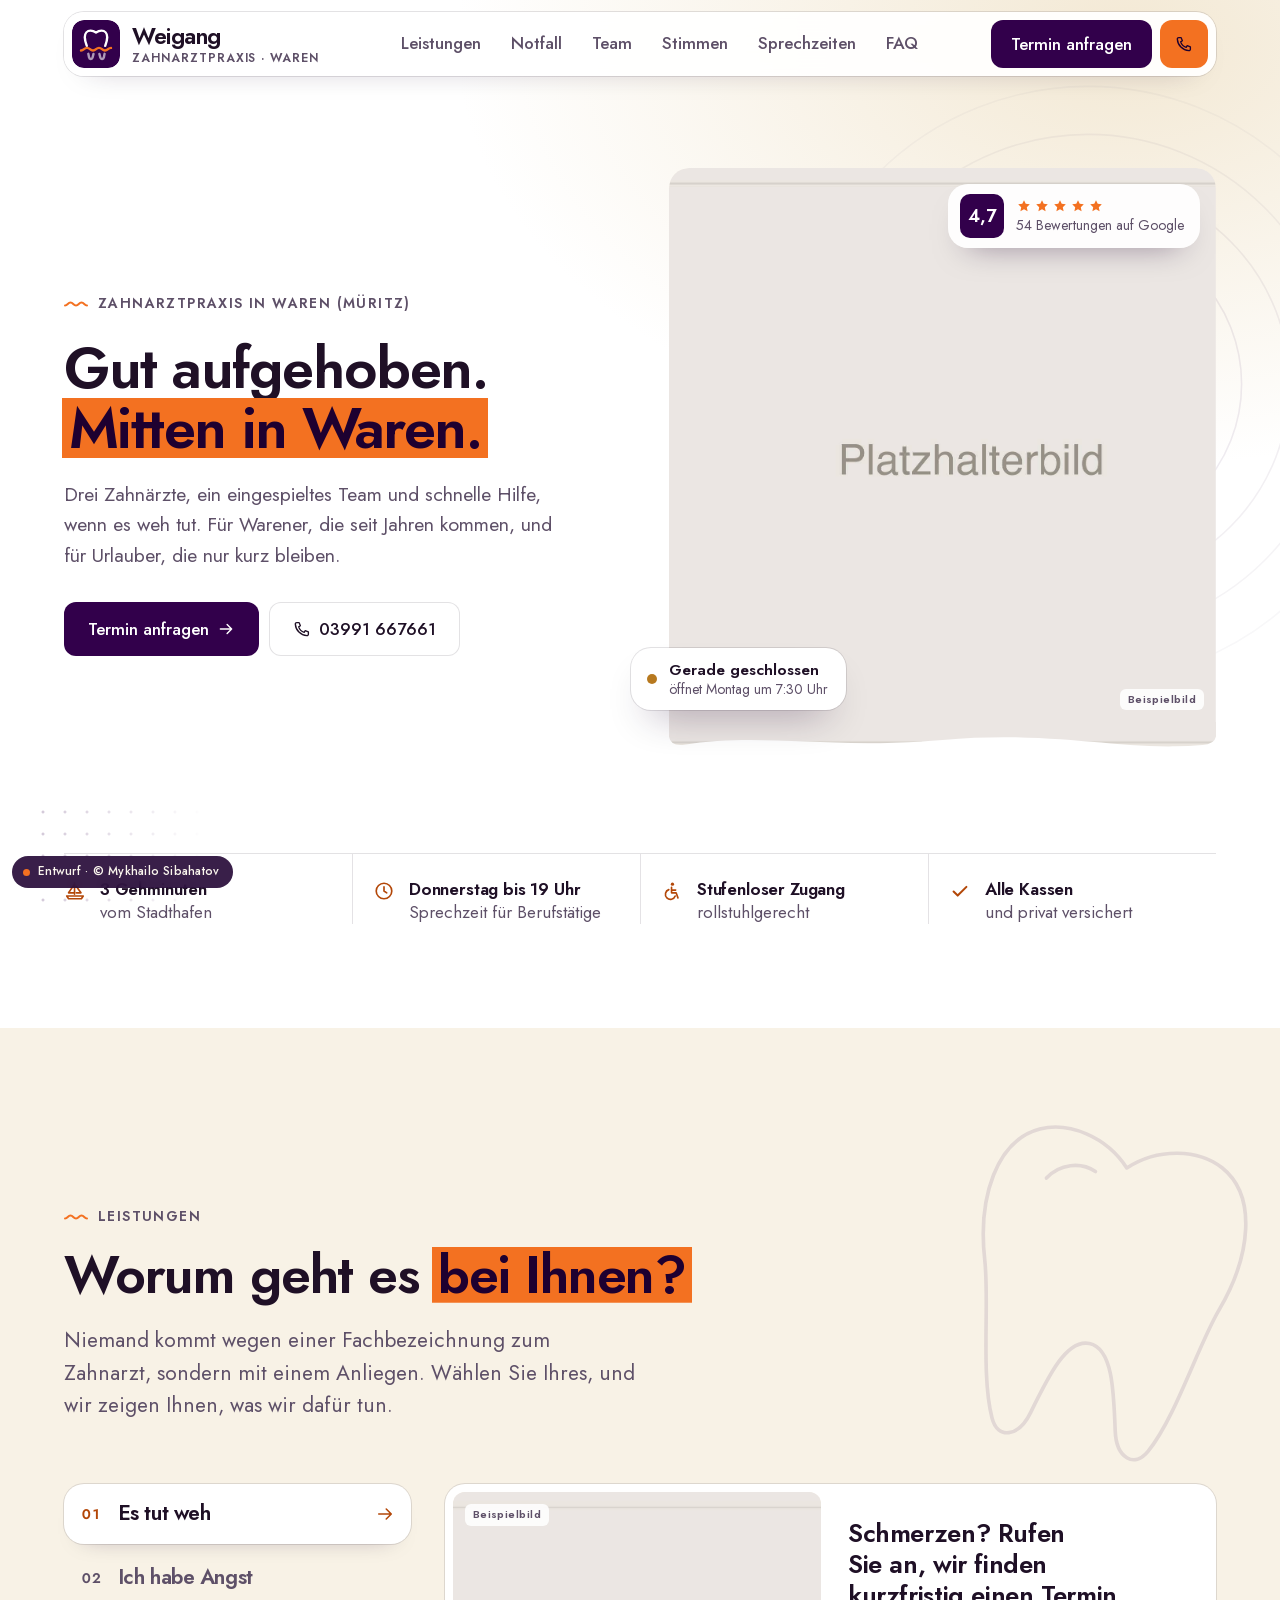
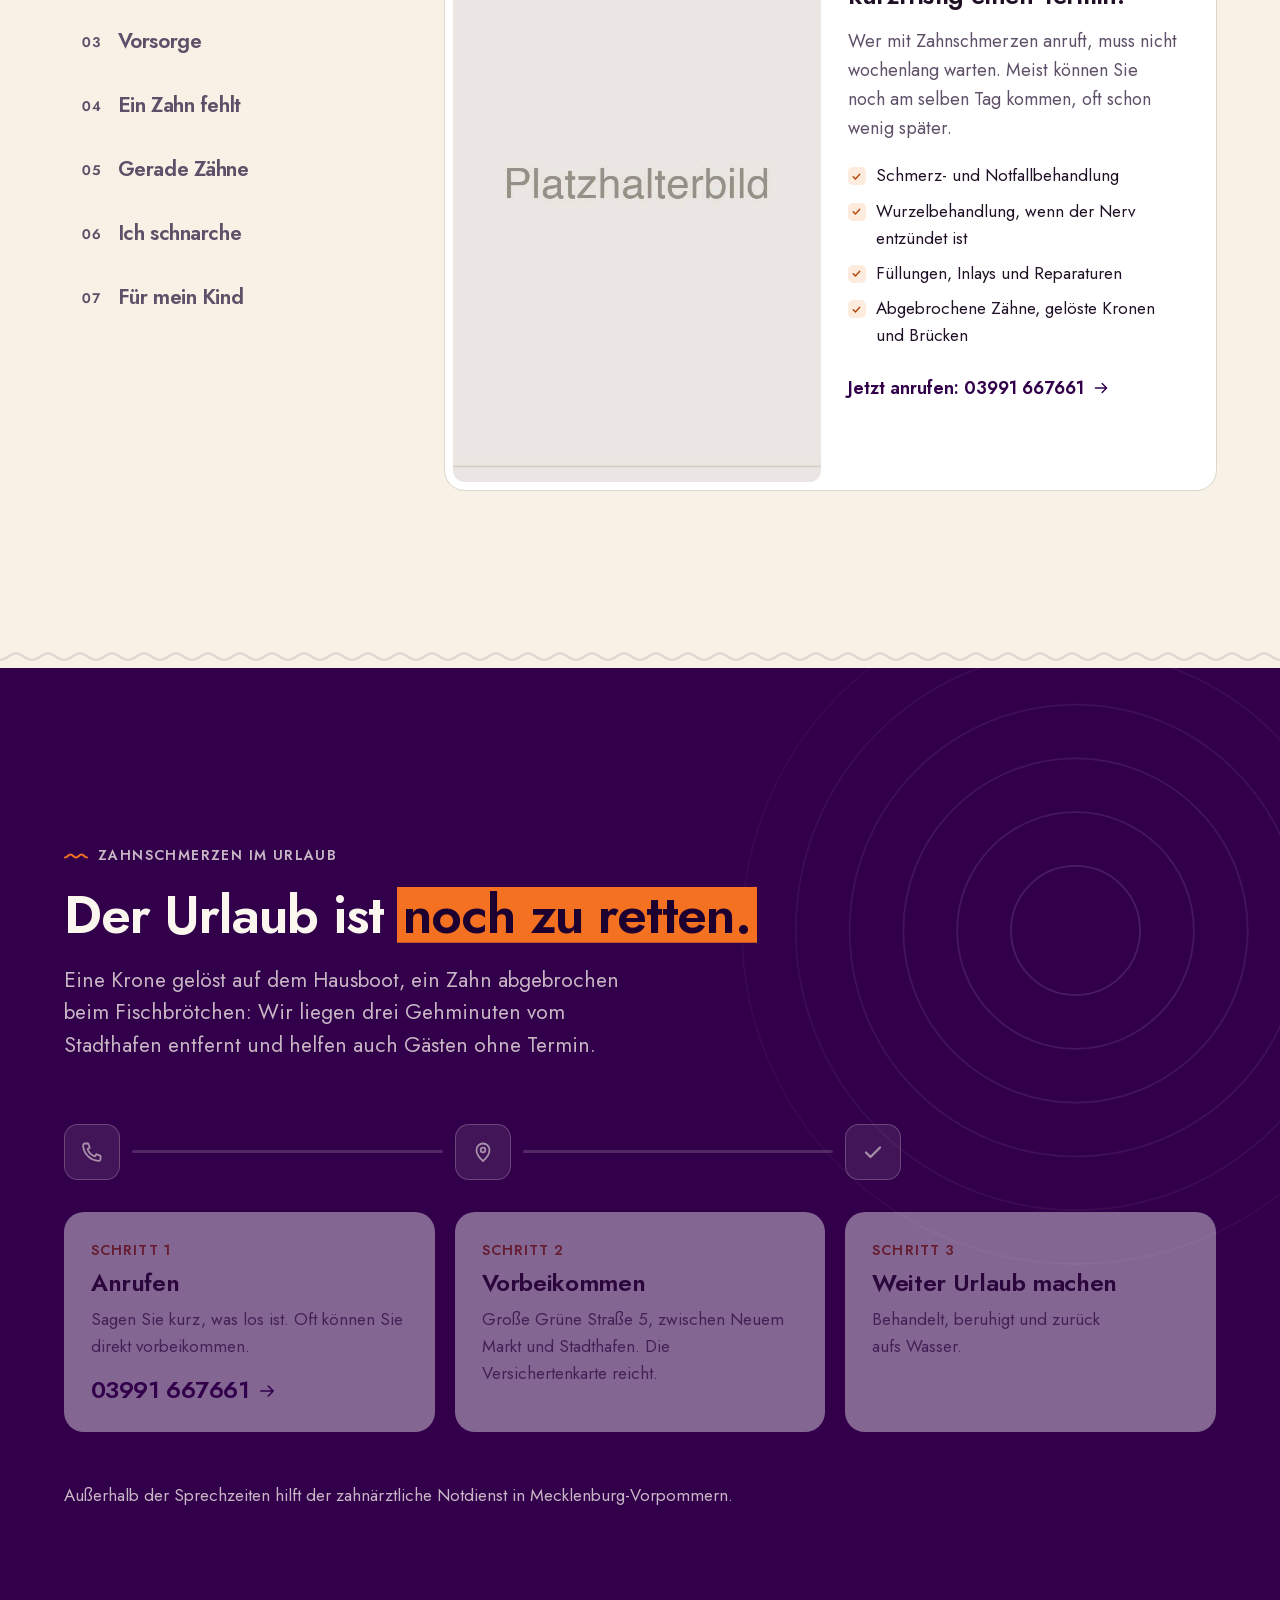
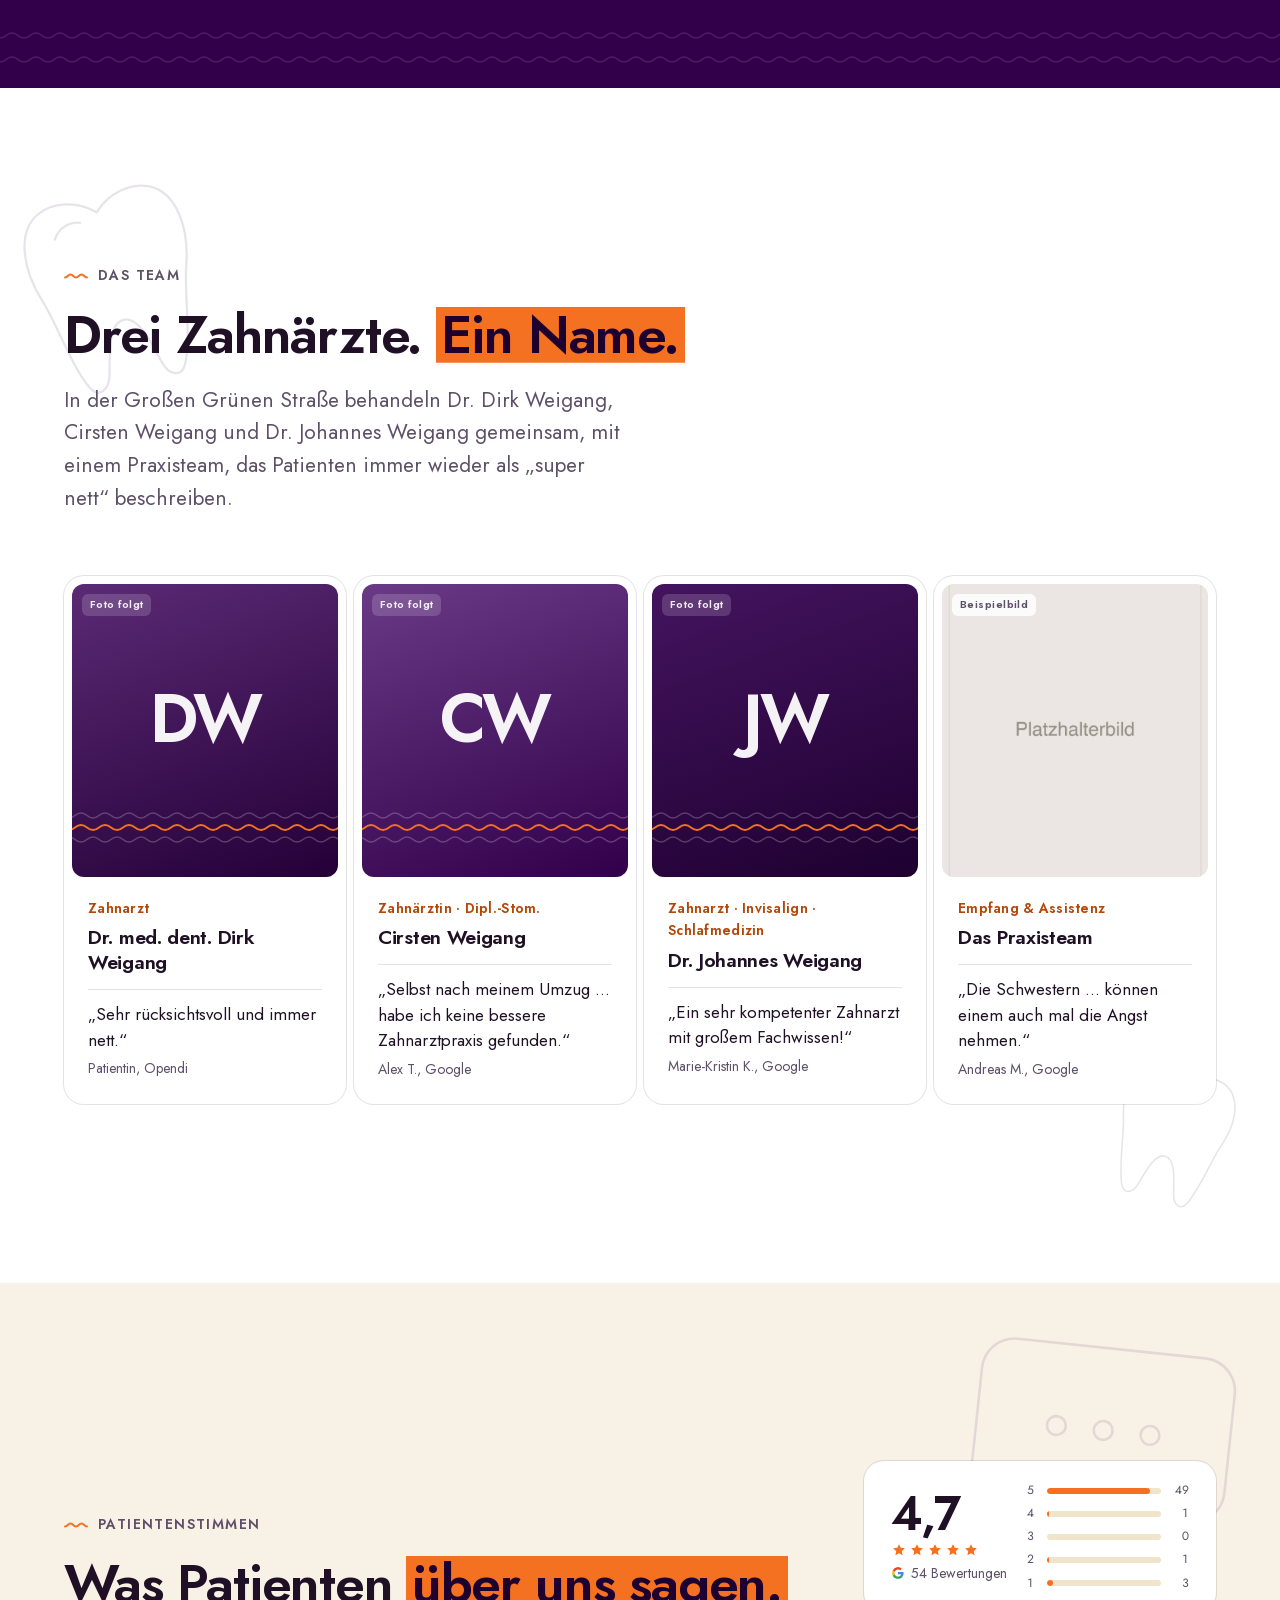
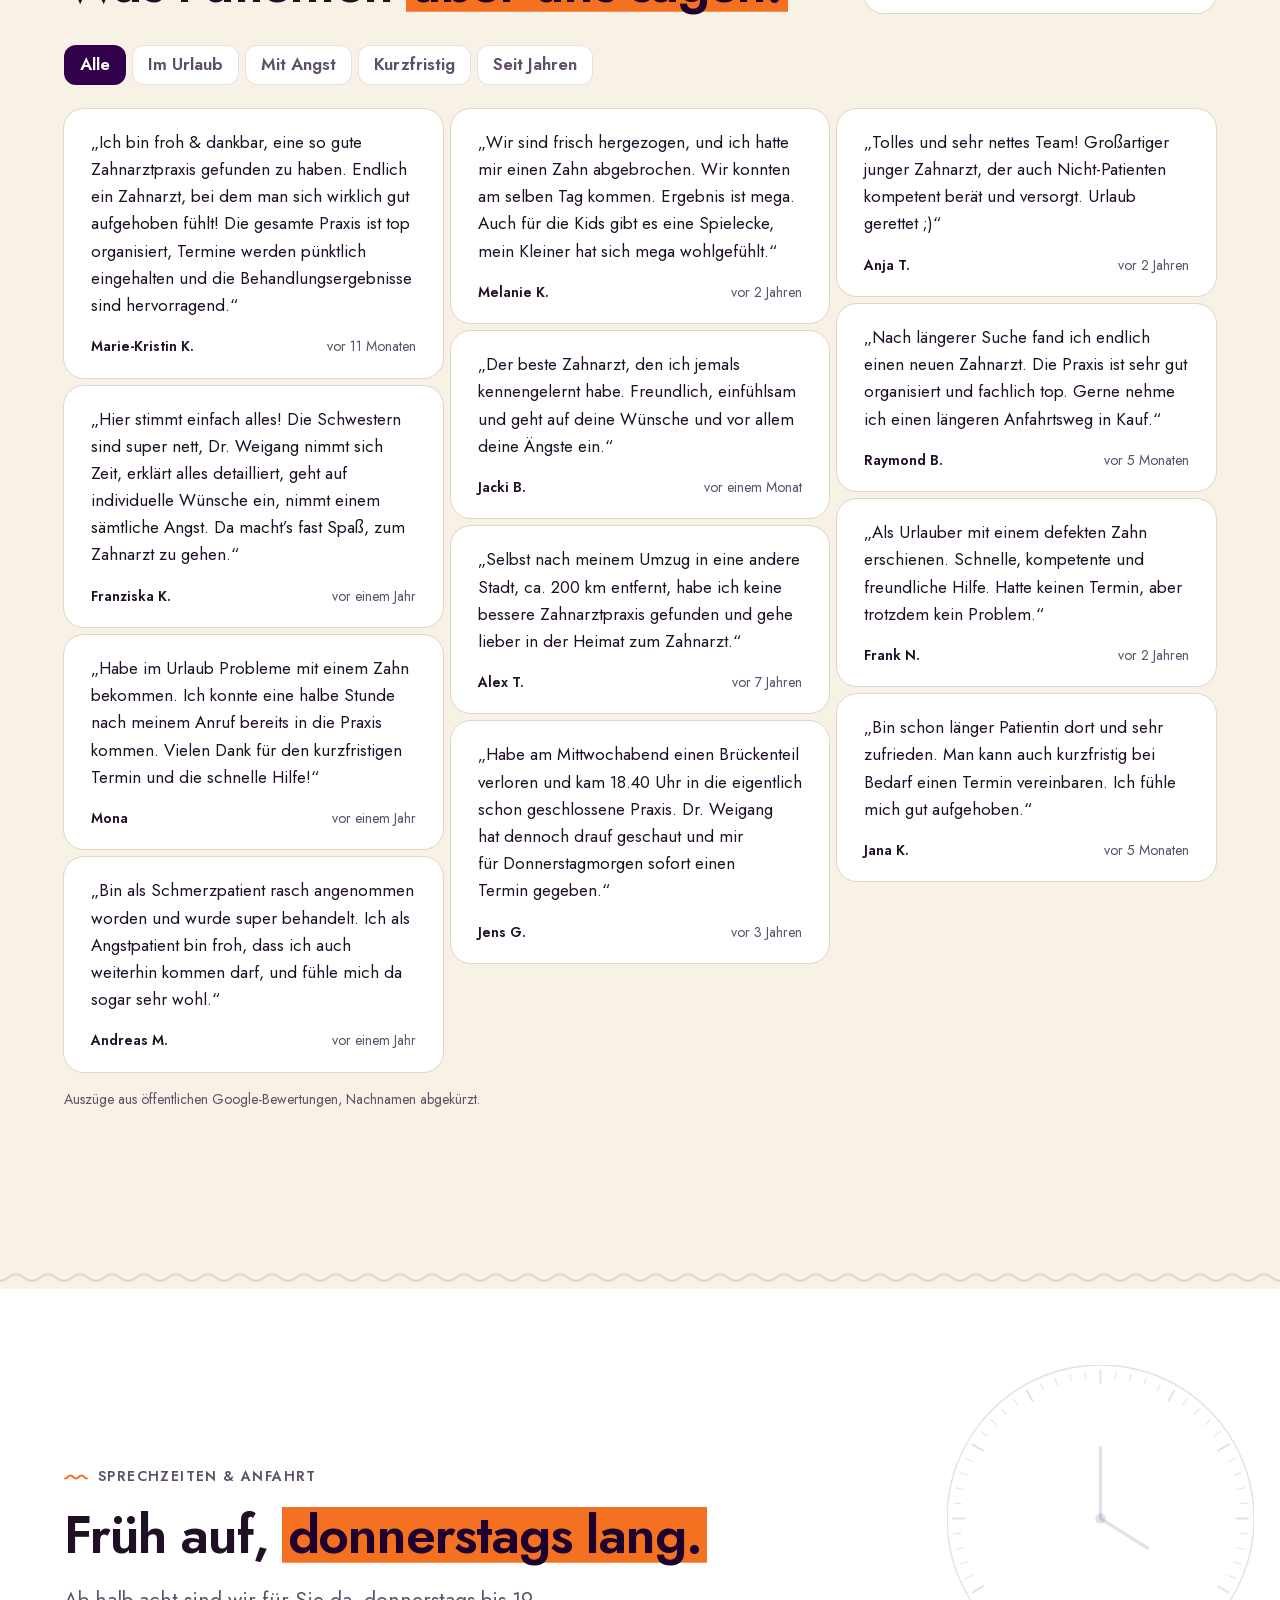
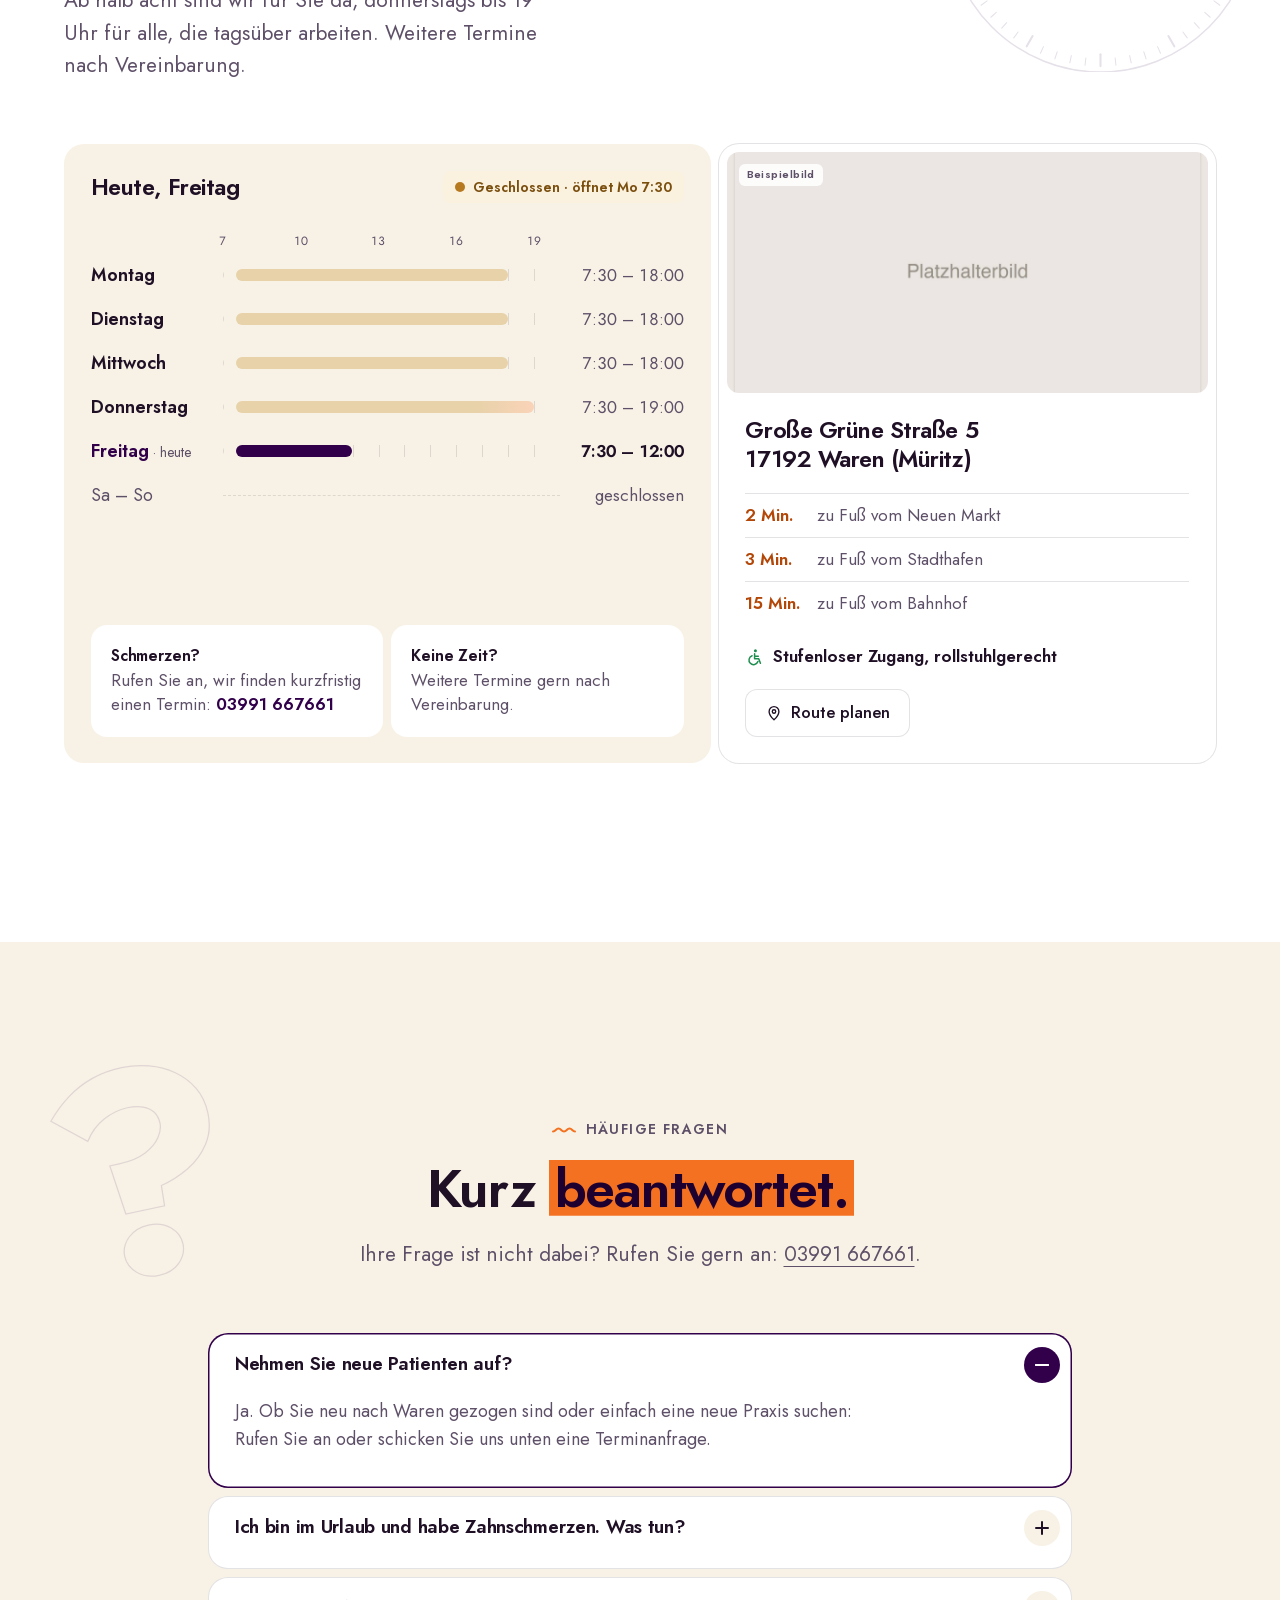
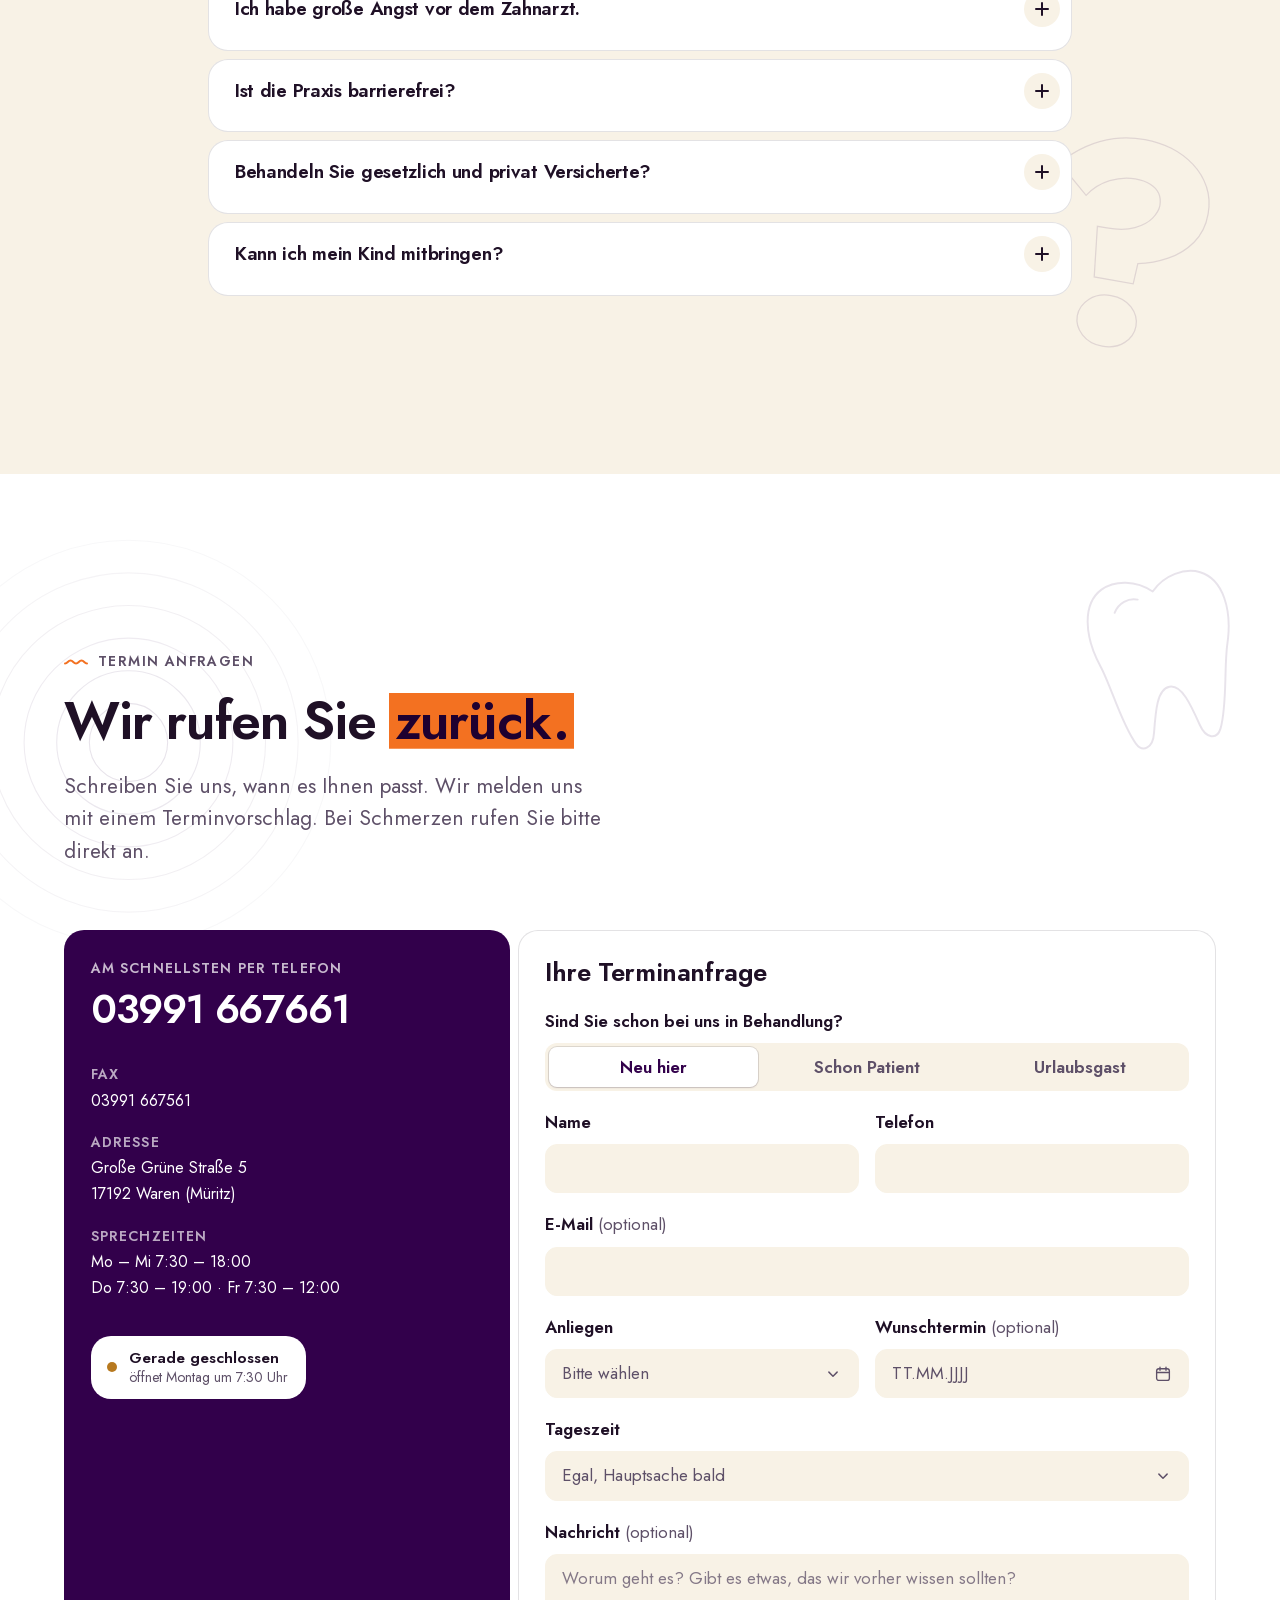
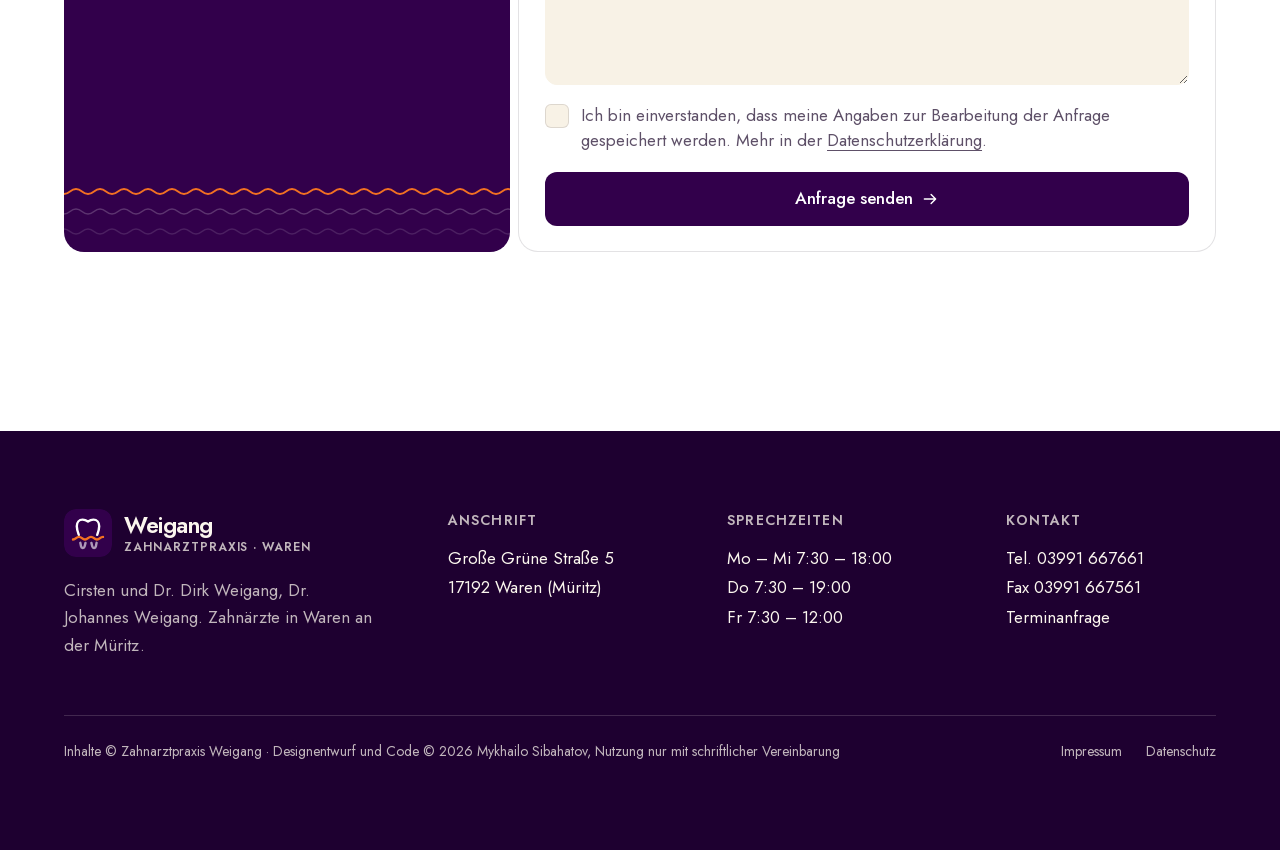
<file: index.html>
<!doctype html>
<!--
  Designentwurf „Zahnarztpraxis Weigang“
  Gestaltung und Code © 2026 Mykhailo Sibahatov. Alle Rechte vorbehalten.
  Nur zur Ansicht. Kopieren, Veröffentlichen oder Weiterverwenden ohne schriftliche
  Vereinbarung ist nicht gestattet. Siehe LICENSE.
-->
<html lang="de" class="no-js">
<head>
  <meta charset="utf-8">
  <meta name="viewport" content="width=device-width, initial-scale=1, viewport-fit=cover">
  <title>Zahnarztpraxis Weigang · Zahnarzt in Waren (Müritz)</title>
  <meta name="description" content="Zahnarztpraxis Cirsten und Dr. Dirk Weigang mit Dr. Johannes Weigang, Große Grüne Straße 5, Waren (Müritz). Kurzfristige Hilfe bei Zahnschmerzen, auch für Urlauber. Mo–Mi 7:30–18, Do bis 19, Fr bis 12 Uhr.">
  <meta name="robots" content="noindex, nofollow">
  <meta name="copyright" content="Gestaltung und Code © 2026 Mykhailo Sibahatov">
  <meta name="theme-color" content="#32004B">
  <link rel="icon" href="assets/mark.svg" type="image/svg+xml">
  <link rel="preload" href="fonts/jost-latin.woff2" as="font" type="font/woff2" crossorigin>
  <link rel="stylesheet" href="css/styles.css?v=7">
  <script>(function () { var c = 'js'; try { if (sessionStorage.getItem('wg-pl')) c += ' pl-skip'; else sessionStorage.setItem('wg-pl', '1'); } catch (e) {} if (window.matchMedia && matchMedia('(prefers-reduced-motion: reduce)').matches) c += ' pl-skip'; document.documentElement.className = c; })();</script>
</head>
<body>
  <a class="skip-link" href="#main">Zum Inhalt springen</a>

  <!-- icon sprite -->
  <svg width="0" height="0" style="position:absolute" aria-hidden="true">
    <defs>
      <symbol id="i-phone" viewBox="0 0 24 24"><path d="M5 3.5h3.2l1.6 4.2-2.2 1.4a11 11 0 0 0 7.3 7.3l1.4-2.2 4.2 1.6V19a1.9 1.9 0 0 1-2 1.9A16.5 16.5 0 0 1 3.1 5.5 1.9 1.9 0 0 1 5 3.5Z" fill="none" stroke="currentColor" stroke-width="1.8" stroke-linejoin="round"/></symbol>
      <symbol id="i-arrow" viewBox="0 0 24 24"><path d="M4.5 12h14.5m-5.5-6 6 6-6 6" fill="none" stroke="currentColor" stroke-width="1.9" stroke-linecap="round" stroke-linejoin="round"/></symbol>
      <symbol id="i-chev" viewBox="0 0 24 24"><path d="m6.5 9.5 5.5 5.5 5.5-5.5" fill="none" stroke="currentColor" stroke-width="1.9" stroke-linecap="round" stroke-linejoin="round"/></symbol>
      <symbol id="i-left" viewBox="0 0 24 24"><path d="m14.5 6-6 6 6 6" fill="none" stroke="currentColor" stroke-width="1.9" stroke-linecap="round" stroke-linejoin="round"/></symbol>
      <symbol id="i-right" viewBox="0 0 24 24"><path d="m9.5 6 6 6-6 6" fill="none" stroke="currentColor" stroke-width="1.9" stroke-linecap="round" stroke-linejoin="round"/></symbol>
      <symbol id="i-check" viewBox="0 0 24 24"><path d="m5 12.5 4.5 4.5L19 7.5" fill="none" stroke="currentColor" stroke-width="2.2" stroke-linecap="round" stroke-linejoin="round"/></symbol>
      <symbol id="i-cal" viewBox="0 0 24 24"><rect x="3.5" y="5" width="17" height="15.5" rx="3" fill="none" stroke="currentColor" stroke-width="1.8"/><path d="M3.5 10h17M8 3v4m8-4v4" fill="none" stroke="currentColor" stroke-width="1.8" stroke-linecap="round"/></symbol>
      <symbol id="i-pin" viewBox="0 0 24 24"><path d="M12 21s-6.5-5.6-6.5-11a6.5 6.5 0 0 1 13 0c0 5.4-6.5 11-6.5 11Z" fill="none" stroke="currentColor" stroke-width="1.8" stroke-linejoin="round"/><circle cx="12" cy="10" r="2.3" fill="none" stroke="currentColor" stroke-width="1.8"/></symbol>
      <symbol id="i-clock" viewBox="0 0 24 24"><circle cx="12" cy="12" r="8.5" fill="none" stroke="currentColor" stroke-width="1.8"/><path d="M12 7.5V12l3 2" fill="none" stroke="currentColor" stroke-width="1.8" stroke-linecap="round" stroke-linejoin="round"/></symbol>
      <symbol id="i-star" viewBox="0 0 24 24"><path d="m12 3.2 2.6 5.6 6.1.7-4.5 4.2 1.2 6-5.4-3-5.4 3 1.2-6-4.5-4.2 6.1-.7Z" fill="currentColor"/></symbol>
      <symbol id="i-access" viewBox="0 0 24 24"><circle cx="12.5" cy="4.5" r="1.8" fill="currentColor"/><path d="M11.5 8v6h5l2 5.5M11.5 11h4.5M8.5 10.5a5.5 5.5 0 1 0 7 7" fill="none" stroke="currentColor" stroke-width="1.8" stroke-linecap="round" stroke-linejoin="round"/></symbol>
      <symbol id="i-boat" viewBox="0 0 24 24"><path d="M11.5 3v12.5M11.5 4.5 5 14h6.5M13.5 7l5 7h-5" fill="none" stroke="currentColor" stroke-width="1.8" stroke-linejoin="round" stroke-linecap="round"/><path d="M3 17.5h18l-2 3H5Z" fill="none" stroke="currentColor" stroke-width="1.8" stroke-linejoin="round"/></symbol>
      <symbol id="i-fax" viewBox="0 0 24 24"><path d="M7 8V3.5h8l2 2V8M5 8h14a2 2 0 0 1 2 2v6a2 2 0 0 1-2 2h-2M7 18H5a2 2 0 0 1-2-2v-6a2 2 0 0 1 2-2m2 7h10v5.5H7Z" fill="none" stroke="currentColor" stroke-width="1.8" stroke-linejoin="round"/></symbol>
      <symbol id="i-google" viewBox="0 0 24 24"><path d="M21.6 12.2c0-.7-.1-1.4-.2-2H12v3.8h5.4a4.6 4.6 0 0 1-2 3v2.5h3.2c1.9-1.7 3-4.3 3-7.3Z" fill="#4285F4"/><path d="M12 22c2.7 0 5-.9 6.6-2.4l-3.2-2.5c-.9.6-2 1-3.4 1-2.6 0-4.8-1.8-5.6-4.1H3.1v2.6A10 10 0 0 0 12 22Z" fill="#34A853"/><path d="M6.4 14c-.2-.6-.3-1.3-.3-2s.1-1.4.3-2V7.4H3.1a10 10 0 0 0 0 9.2Z" fill="#FBBC05"/><path d="M12 5.9c1.5 0 2.8.5 3.8 1.5l2.9-2.9A10 10 0 0 0 3.1 7.4L6.4 10C7.2 7.7 9.4 5.9 12 5.9Z" fill="#EA4335"/></symbol>
    </defs>
  </svg>

  <!-- preloader: the mark draws itself once per visit -->
  <div class="preloader" aria-hidden="true">
    <svg class="preloader__mark" viewBox="0 0 48 48">
      <rect class="preloader__tile" width="48" height="48" rx="12"/>
      <g fill="none" stroke-width="2.4" stroke-linecap="round">
        <path class="pl-crown" pathLength="1" d="M24 12.4c-1.8-1.2-3.5-1.8-5.4-1.8-3.5 0-5.8 2.7-5.8 6.6 0 3.3 1 5.9 2 8.6M24 12.4c1.8-1.2 3.5-1.8 5.4-1.8 3.5 0 5.8 2.7 5.8 6.6 0 3.3-1 5.9-2 8.6" stroke="#fff"/>
        <path class="pl-roots" pathLength="1" d="M16.3 33.8c.3 1.2.5 2.4.7 3.5.4 2.2 3.1 2.3 3.6.2l.9-3.6M27.4 33.9l.9 3.6c.5 2.1 3.2 2 3.6-.2.2-1.1.4-2.3.7-3.5" stroke="#fff" stroke-opacity=".6"/>
        <path class="pl-wave" pathLength="1" d="M9 30.5c3 0 3-2.6 6-2.6s3 2.6 6 2.6 3-2.6 6-2.6 3 2.6 6 2.6 3-2.6 6-2.6" stroke="#F37121"/>
      </g>
    </svg>
  </div>

  <!-- ============ header: one continuous strip ============ -->
  <header class="site-header">
    <div class="container">
      <nav class="navbar" aria-label="Hauptnavigation" data-open="false">
        <div class="navbar__row">
          <a class="brand" href="#top" aria-label="Zahnarztpraxis Weigang, zur Startseite">
            <img class="brand__mark" src="assets/mark.svg" width="48" height="48" alt="">
            <span class="brand__text"><span class="brand__name">Weigang</span><span class="brand__sub">Zahnarztpraxis · Waren</span></span>
          </a>
          <div class="navbar__menu" id="nav-menu">
            <div class="navbar__menu-inner">
              <ul class="navbar__links">
                <li><a class="navbar__link" href="#leistungen">Leistungen<svg class="navbar__arrow" aria-hidden="true"><use href="#i-arrow"/></svg></a></li>
                <li><a class="navbar__link" href="#notfall">Notfall<svg class="navbar__arrow" aria-hidden="true"><use href="#i-arrow"/></svg></a></li>
                <li><a class="navbar__link" href="#team">Team<svg class="navbar__arrow" aria-hidden="true"><use href="#i-arrow"/></svg></a></li>
                <li><a class="navbar__link" href="#stimmen">Stimmen<svg class="navbar__arrow" aria-hidden="true"><use href="#i-arrow"/></svg></a></li>
                <li><a class="navbar__link" href="#zeiten">Sprechzeiten<svg class="navbar__arrow" aria-hidden="true"><use href="#i-arrow"/></svg></a></li>
                <li><a class="navbar__link" href="#faq">FAQ<svg class="navbar__arrow" aria-hidden="true"><use href="#i-arrow"/></svg></a></li>
              </ul>
              <div class="navbar__sheet-foot">
                <a class="btn btn--brand" href="#termin">Termin anfragen</a>
                <a class="btn btn--tile" href="tel:+493991667661"><svg aria-hidden="true"><use href="#i-phone"/></svg>03991 667661</a>
              </div>
            </div>
          </div>
          <div class="navbar__actions">
            <a class="btn btn--brand navbar__cta" href="#termin">Termin anfragen</a>
            <a class="btn btn--icon btn--call" href="tel:+493991667661" aria-label="Anrufen: 03991 667661"><svg aria-hidden="true"><use href="#i-phone"/></svg></a>
            <button class="navbar__toggle" type="button" aria-expanded="false" aria-controls="nav-menu">
              <span></span><span></span><span></span><span class="visually-hidden">Menü öffnen</span>
            </button>
          </div>
        </div>
      </nav>
    </div>
  </header>
  <div class="nav-scrim" aria-hidden="true"></div>

  <main id="main">

    <!-- ============ Hero ============ -->
    <section class="hero" id="top">
      <div class="container hero__grid">
        <div class="hero__copy">
          <div class="eyebrow"><p>Zahnarztpraxis in Waren (Müritz)</p></div>
          <div class="display"><h1>Gut aufgehoben. <em>Mitten in Waren.</em></h1></div>
          <div class="lead hero__lead"><p>Drei Zahnärzte, ein eingespieltes Team und schnelle Hilfe, wenn es weh tut. Für Warener, die seit Jahren kommen, und für Urlauber, die nur kurz bleiben.</p></div>
          <div class="hero__actions">
            <a class="btn btn--brand btn--lg" href="#termin">Termin anfragen<svg aria-hidden="true"><use href="#i-arrow"/></svg></a>
            <a class="btn btn--line btn--lg" href="tel:+493991667661"><svg aria-hidden="true"><use href="#i-phone"/></svg>03991 667661</a>
          </div>
        </div>

        <div class="hero__visual">
          <figure class="hero__photo">
            <img src="assets/img/beratung.jpg" width="2000" height="1500" alt="Ein Zahnarzt erklärt einer Patientin im Behandlungsstuhl eine Röntgenaufnahme" fetchpriority="high">
            <span class="photo-tag">Beispielbild</span>
          </figure>
          <div class="hero__status status-chip" data-status>
            <span class="status-chip__dot" aria-hidden="true"></span>
            <p><b data-status-title>Sprechzeiten</b><span data-status-sub>Mo–Mi 7:30–18 · Do bis 19 · Fr bis 12 Uhr</span></p>
          </div>
          <a class="hero__rating" href="#stimmen">
            <span class="hero__rating-score">4,7</span>
            <span class="hero__rating-meta">
              <span class="stars" aria-hidden="true"><svg><use href="#i-star"/></svg><svg><use href="#i-star"/></svg><svg><use href="#i-star"/></svg><svg><use href="#i-star"/></svg><svg><use href="#i-star"/></svg></span>
              <span>54 Bewertungen auf Google</span>
            </span>
          </a>
        </div>
      </div>

      <div class="container">
        <ul class="facts" aria-label="Auf einen Blick">
          <li class="fact"><svg aria-hidden="true"><use href="#i-boat"/></svg><p><b>3 Gehminuten</b><span>vom Stadthafen</span></p></li>
          <li class="fact"><svg aria-hidden="true"><use href="#i-clock"/></svg><p><b>Donnerstag bis 19 Uhr</b><span>Sprechzeit für Berufstätige</span></p></li>
          <li class="fact"><svg aria-hidden="true"><use href="#i-access"/></svg><p><b>Stufenloser Zugang</b><span>rollstuhlgerecht</span></p></li>
          <li class="fact"><svg aria-hidden="true"><use href="#i-check"/></svg><p><b>Alle Kassen</b><span>und privat versichert</span></p></li>
        </ul>
      </div>
    </section>

    <!-- ============ Leistungen: a picker by situation ============ -->
    <section class="section section--tint" id="leistungen">
      <div class="container">
        <div class="section-head reveal">
          <div class="eyebrow"><p>Leistungen</p></div>
          <div class="heading"><h2>Worum geht es <em>bei Ihnen?</em></h2></div>
          <div class="lead"><p>Niemand kommt wegen einer Fachbezeichnung zum Zahnarzt, sondern mit einem Anliegen. Wählen Sie Ihres, und wir zeigen Ihnen, was wir dafür tun.</p></div>
        </div>

        <div class="picker reveal">
          <div class="picker__tabs" role="tablist" aria-label="Anliegen wählen">
            <button class="picker__tab" role="tab" id="t-schmerz" aria-controls="p-schmerz" aria-selected="true" tabindex="0"><span class="picker__num">01</span><span class="picker__label">Es tut weh</span><svg aria-hidden="true"><use href="#i-arrow"/></svg></button>
            <button class="picker__tab" role="tab" id="t-angst" aria-controls="p-angst" aria-selected="false" tabindex="-1"><span class="picker__num">02</span><span class="picker__label">Ich habe Angst</span><svg aria-hidden="true"><use href="#i-arrow"/></svg></button>
            <button class="picker__tab" role="tab" id="t-vorsorge" aria-controls="p-vorsorge" aria-selected="false" tabindex="-1"><span class="picker__num">03</span><span class="picker__label">Vorsorge</span><svg aria-hidden="true"><use href="#i-arrow"/></svg></button>
            <button class="picker__tab" role="tab" id="t-ersatz" aria-controls="p-ersatz" aria-selected="false" tabindex="-1"><span class="picker__num">04</span><span class="picker__label">Ein Zahn fehlt</span><svg aria-hidden="true"><use href="#i-arrow"/></svg></button>
            <button class="picker__tab" role="tab" id="t-gerade" aria-controls="p-gerade" aria-selected="false" tabindex="-1"><span class="picker__num">05</span><span class="picker__label">Gerade Zähne</span><svg aria-hidden="true"><use href="#i-arrow"/></svg></button>
            <button class="picker__tab" role="tab" id="t-schlaf" aria-controls="p-schlaf" aria-selected="false" tabindex="-1"><span class="picker__num">06</span><span class="picker__label">Ich schnarche</span><svg aria-hidden="true"><use href="#i-arrow"/></svg></button>
            <button class="picker__tab" role="tab" id="t-kinder" aria-controls="p-kinder" aria-selected="false" tabindex="-1"><span class="picker__num">07</span><span class="picker__label">Für mein Kind</span><svg aria-hidden="true"><use href="#i-arrow"/></svg></button>
          </div>

          <div class="picker__panels">
            <article class="panel" role="tabpanel" id="p-schmerz" aria-labelledby="t-schmerz" tabindex="0">
              <figure class="panel__photo"><img src="assets/img/zahnmodell.jpg" width="1400" height="1050" alt="Zahnarzt zeigt am Modell den Querschnitt eines Zahns" loading="lazy"><span class="photo-tag">Beispielbild</span></figure>
              <div class="panel__body">
                <h3>Schmerzen? Rufen Sie an, wir finden kurzfristig einen Termin.</h3>
                <p>Wer mit Zahnschmerzen anruft, muss nicht wochenlang warten. Meist können Sie noch am selben Tag kommen, oft schon wenig später.</p>
                <ul class="ticks">
                  <li>Schmerz- und Notfallbehandlung</li>
                  <li>Wurzelbehandlung, wenn der Nerv entzündet ist</li>
                  <li>Füllungen, Inlays und Reparaturen</li>
                  <li>Abgebrochene Zähne, gelöste Kronen und Brücken</li>
                </ul>
                <a class="link-arrow" href="tel:+493991667661">Jetzt anrufen: 03991 667661<svg aria-hidden="true"><use href="#i-arrow"/></svg></a>
              </div>
            </article>

            <article class="panel" role="tabpanel" id="p-angst" aria-labelledby="t-angst" tabindex="0" hidden>
              <figure class="panel__photo"><img src="assets/img/behandlungsraum.jpg" width="1600" height="1067" alt="Heller Behandlungsraum mit orangefarbenem Behandlungsstuhl" loading="lazy"><span class="photo-tag">Beispielbild</span></figure>
              <div class="panel__body">
                <h3>Angst ist hier kein Problem, sondern Alltag.</h3>
                <p>Viele unserer Patienten nennen sich selbst „Angsthase“ und kommen trotzdem gern wieder. Wir nehmen uns Zeit, erklären jeden Schritt und fangen erst an, wenn Sie so weit sind.</p>
                <ul class="ticks">
                  <li>Ein ausführliches Gespräch vor der Behandlung</li>
                  <li>Ein vereinbartes Handzeichen für eine Pause</li>
                  <li>Schonende Betäubung und behutsames Vorgehen</li>
                  <li>Lieber mehrere kurze Termine als ein langer</li>
                </ul>
                <a class="link-arrow" href="#termin">Termin zum Kennenlernen<svg aria-hidden="true"><use href="#i-arrow"/></svg></a>
              </div>
            </article>

            <article class="panel" role="tabpanel" id="p-vorsorge" aria-labelledby="t-vorsorge" tabindex="0" hidden>
              <figure class="panel__photo"><img src="assets/img/praxis.jpg" width="1600" height="1070" alt="Moderner Behandlungsplatz in einer Zahnarztpraxis" loading="lazy"><span class="photo-tag">Beispielbild</span></figure>
              <div class="panel__body">
                <h3>Vorsorge, damit es gar nicht erst weh tut.</h3>
                <p>Einmal im Jahr zur Kontrolle, zweimal zur Reinigung: So bleiben die meisten Probleme klein und schnell erledigt.</p>
                <ul class="ticks">
                  <li>Kontrolluntersuchung und Bonusheft</li>
                  <li>Professionelle Zahnreinigung</li>
                  <li>Früherkennung und Behandlung von Parodontitis</li>
                  <li>Beratung zur Pflege zu Hause</li>
                </ul>
                <a class="link-arrow" href="#termin">Kontrolltermin anfragen<svg aria-hidden="true"><use href="#i-arrow"/></svg></a>
              </div>
            </article>

            <article class="panel" role="tabpanel" id="p-ersatz" aria-labelledby="t-ersatz" tabindex="0" hidden>
              <figure class="panel__photo"><img src="assets/img/implantat.jpg" width="1400" height="933" alt="Modell eines Zahnimplantats neben natürlichen Zähnen" loading="lazy"><span class="photo-tag">Beispielbild</span></figure>
              <div class="panel__body">
                <h3>Zahnersatz, der hält und nicht auffällt.</h3>
                <p>Von der einzelnen Krone bis zur Prothese: Wir besprechen mit Ihnen, was zu Ihrem Mund und Ihrem Budget passt, und erklären die Kosten vorher.</p>
                <ul class="ticks">
                  <li>Kronen und Brücken</li>
                  <li>Zahnersatz auf Implantaten</li>
                  <li>Teil- und Vollprothesen, Reparaturen</li>
                  <li>Heil- und Kostenplan vor Beginn</li>
                </ul>
                <a class="link-arrow" href="#termin">Beratung vereinbaren<svg aria-hidden="true"><use href="#i-arrow"/></svg></a>
              </div>
            </article>

            <article class="panel" role="tabpanel" id="p-gerade" aria-labelledby="t-gerade" tabindex="0" hidden>
              <figure class="panel__photo"><img src="assets/img/aligner.jpg" width="1400" height="933" alt="Eine Frau setzt eine durchsichtige Zahnschiene ein" loading="lazy"><span class="photo-tag">Beispielbild</span></figure>
              <div class="panel__body">
                <h3>Gerade Zähne mit unsichtbaren Schienen.</h3>
                <p>Dr. Johannes Weigang ist Invisalign-Anwender. Durchsichtige Schienen verschieben die Zähne Schritt für Schritt, ohne Brackets und ohne dass es jemand merkt.</p>
                <ul class="ticks">
                  <li>Invisalign-Behandlung für Jugendliche und Erwachsene</li>
                  <li>Digitaler Scan statt Abdruckmasse</li>
                  <li>Vorschau des Ergebnisses vor dem Start</li>
                  <li>Halteschienen danach</li>
                </ul>
                <a class="link-arrow" href="#termin">Aligner-Beratung anfragen<svg aria-hidden="true"><use href="#i-arrow"/></svg></a>
              </div>
            </article>

            <article class="panel" role="tabpanel" id="p-schlaf" aria-labelledby="t-schlaf" tabindex="0" hidden>
              <figure class="panel__photo"><img src="assets/img/schlaf.jpg" width="1400" height="788" alt="Ein Paar schläft ruhig nebeneinander" loading="lazy"><span class="photo-tag">Beispielbild</span></figure>
              <div class="panel__body">
                <h3>Ruhige Nächte, auch für den, der neben Ihnen liegt.</h3>
                <p>Eine Schiene, die den Unterkiefer sanft nach vorn hält, hält die Atemwege frei. Das hilft gegen Schnarchen und bei leichter Schlafapnoe, in Absprache mit dem Schlafmediziner.</p>
                <ul class="ticks">
                  <li>Zahnärztliche Schlafmedizin</li>
                  <li>Individuell angepasste Schnarchschiene</li>
                  <li>Zusammenarbeit mit Schlaflabor und HNO</li>
                  <li>Knirscherschienen bei nächtlichem Pressen</li>
                </ul>
                <a class="link-arrow" href="#termin">Beratung zur Schnarchschiene<svg aria-hidden="true"><use href="#i-arrow"/></svg></a>
              </div>
            </article>

            <article class="panel" role="tabpanel" id="p-kinder" aria-labelledby="t-kinder" tabindex="0" hidden>
              <figure class="panel__photo"><img src="assets/img/kinder.jpg" width="1400" height="932" alt="Ein Zahnarzt untersucht die Zähne eines Jungen" loading="lazy"><span class="photo-tag">Beispielbild</span></figure>
              <div class="panel__body">
                <h3>Damit Kinder gern wiederkommen.</h3>
                <p>Im Wartezimmer gibt es eine Spielecke, im Behandlungszimmer viel Geduld. Der erste Besuch darf einfach nur ein Kennenlernen sein.</p>
                <ul class="ticks">
                  <li>Kontrolle ab dem ersten Zahn</li>
                  <li>Versiegelung der Backenzähne</li>
                  <li>Kinderfüllungen, behutsam erklärt</li>
                  <li>Putztraining für Kinder und Eltern</li>
                </ul>
                <a class="link-arrow" href="#termin">Termin für mein Kind<svg aria-hidden="true"><use href="#i-arrow"/></svg></a>
              </div>
            </article>
          </div>
        </div>
      </div>
    </section>

    <!-- ============ Notfall im Urlaub ============ -->
    <section class="section section--brand notfall" id="notfall">
      <div class="container">
        <div class="section-head reveal">
          <div class="eyebrow eyebrow--light"><p>Zahnschmerzen im Urlaub</p></div>
          <div class="heading"><h2>Der Urlaub ist <em>noch zu retten.</em></h2></div>
          <div class="lead lead--light"><p>Eine Krone gelöst auf dem Hausboot, ein Zahn abgebrochen beim Fischbrötchen: Wir liegen drei Gehminuten vom Stadthafen entfernt und helfen auch Gästen ohne Termin.</p></div>
        </div>

        <!-- the process plays once it is on screen: the boat sails the legs, each stop lights up -->
        <ol class="course" data-course>
          <li class="stop">
            <span class="stop__node" aria-hidden="true"><svg><use href="#i-phone"/></svg></span>
            <span class="stop__leg" aria-hidden="true"><i></i><b><svg><use href="#i-boat"/></svg></b></span>
            <div class="stop__card">
              <span class="stop__num">Schritt 1</span>
              <h3>Anrufen</h3>
              <p>Sagen Sie kurz, was los ist. Oft können Sie direkt vorbeikommen.</p>
              <a class="stop__phone" href="tel:+493991667661">03991 667661<svg aria-hidden="true"><use href="#i-arrow"/></svg></a>
            </div>
          </li>
          <li class="stop">
            <span class="stop__node" aria-hidden="true"><svg><use href="#i-pin"/></svg></span>
            <span class="stop__leg" aria-hidden="true"><i></i><b><svg><use href="#i-boat"/></svg></b></span>
            <div class="stop__card">
              <span class="stop__num">Schritt 2</span>
              <h3>Vorbeikommen</h3>
              <p>Große Grüne Straße 5, zwischen Neuem Markt und Stadthafen. Die Versichertenkarte reicht.</p>
            </div>
          </li>
          <li class="stop">
            <span class="stop__node" aria-hidden="true"><svg><use href="#i-check"/></svg></span>
            <div class="stop__card">
              <span class="stop__num">Schritt 3</span>
              <h3>Weiter Urlaub machen</h3>
              <p>Behandelt, beruhigt und zurück aufs Wasser.</p>
            </div>
          </li>
        </ol>

        <p class="notfall__note reveal">Außerhalb der Sprechzeiten hilft der zahnärztliche Notdienst in Mecklenburg-Vorpommern.</p>
      </div>
    </section>

    <!-- ============ Team ============ -->
    <section class="section" id="team">
      <div class="container">
        <div class="section-head reveal">
          <div class="eyebrow"><p>Das Team</p></div>
          <div class="heading"><h2>Drei Zahnärzte. <em>Ein Name.</em></h2></div>
          <div class="lead"><p>In der Großen Grünen Straße behandeln Dr. Dirk Weigang, Cirsten Weigang und Dr. Johannes Weigang gemeinsam, mit einem Praxisteam, das Patienten immer wieder als „super nett“ beschreiben.</p></div>
        </div>

        <ul class="team reveal">
          <li class="person">
            <div class="person__portrait person__portrait--a"><span class="person__initials" aria-hidden="true">DW</span><span class="person__tag">Foto folgt</span></div>
            <div class="person__body">
              <p class="person__role">Zahnarzt</p>
              <h3>Dr. med. dent. Dirk Weigang</h3>
              <blockquote class="person__quote"><p>„Sehr rücksichtsvoll und immer nett.“</p><footer>Patientin, Opendi</footer></blockquote>
            </div>
          </li>
          <li class="person">
            <div class="person__portrait person__portrait--b"><span class="person__initials" aria-hidden="true">CW</span><span class="person__tag">Foto folgt</span></div>
            <div class="person__body">
              <p class="person__role">Zahnärztin · Dipl.-Stom.</p>
              <h3>Cirsten Weigang</h3>
              <blockquote class="person__quote"><p>„Selbst nach meinem Umzug … habe ich keine bessere Zahnarztpraxis gefunden.“</p><footer>Alex T., Google</footer></blockquote>
            </div>
          </li>
          <li class="person">
            <div class="person__portrait person__portrait--c"><span class="person__initials" aria-hidden="true">JW</span><span class="person__tag">Foto folgt</span></div>
            <div class="person__body">
              <p class="person__role">Zahnarzt · Invisalign · Schlafmedizin</p>
              <h3>Dr. Johannes Weigang</h3>
              <blockquote class="person__quote"><p>„Ein sehr kompetenter Zahnarzt mit großem Fachwissen!“</p><footer>Marie-Kristin K., Google</footer></blockquote>
            </div>
          </li>
          <li class="person person--team">
            <div class="person__portrait person__portrait--d">
              <img src="assets/img/wartebereich.jpg" width="1400" height="1636" alt="Heller Wartebereich mit Stühlen und Pflanze" loading="lazy">
              <span class="person__tag">Beispielbild</span>
            </div>
            <div class="person__body">
              <p class="person__role">Empfang &amp; Assistenz</p>
              <h3>Das Praxisteam</h3>
              <blockquote class="person__quote"><p>„Die Schwestern … können einem auch mal die Angst nehmen.“</p><footer>Andreas M., Google</footer></blockquote>
            </div>
          </li>
        </ul>
      </div>
    </section>

    <!-- ============ Stimmen ============ -->
    <section class="section section--tint" id="stimmen">
      <div class="container">
        <div class="stimmen__head reveal">
          <div class="section-head">
            <div class="eyebrow"><p>Patientenstimmen</p></div>
            <div class="heading"><h2>Was Patienten <em>über uns sagen.</em></h2></div>
          </div>
          <div class="score">
            <div class="score__big"><span class="score__num">4,7</span><span class="stars" aria-hidden="true"><svg><use href="#i-star"/></svg><svg><use href="#i-star"/></svg><svg><use href="#i-star"/></svg><svg><use href="#i-star"/></svg><svg><use href="#i-star"/></svg></span><span class="score__src"><svg aria-hidden="true"><use href="#i-google"/></svg>54 Bewertungen</span></div>
            <ul class="score__bars" aria-label="Verteilung der Sterne">
              <li><span>5</span><span class="bar"><i style="--v:.907"></i></span><span>49</span></li>
              <li><span>4</span><span class="bar"><i style="--v:.019"></i></span><span>1</span></li>
              <li><span>3</span><span class="bar"><i style="--v:0"></i></span><span>0</span></li>
              <li><span>2</span><span class="bar"><i style="--v:.019"></i></span><span>1</span></li>
              <li><span>1</span><span class="bar"><i style="--v:.056"></i></span><span>3</span></li>
            </ul>
          </div>
        </div>

        <div class="filters reveal" role="group" aria-label="Stimmen filtern">
          <button class="filter" type="button" data-filter="alle" aria-pressed="true">Alle</button>
          <button class="filter" type="button" data-filter="urlaub" aria-pressed="false">Im Urlaub</button>
          <button class="filter" type="button" data-filter="angst" aria-pressed="false">Mit Angst</button>
          <button class="filter" type="button" data-filter="schnell" aria-pressed="false">Kurzfristig</button>
          <button class="filter" type="button" data-filter="treu" aria-pressed="false">Seit Jahren</button>
        </div>

        <div class="wall reveal" aria-live="polite">
          <figure class="quote" data-tags="treu">
            <blockquote><p>Ich bin froh &amp; dankbar, eine so gute Zahnarztpraxis gefunden zu haben. Endlich ein Zahnarzt, bei dem man sich wirklich gut aufgehoben fühlt! Die gesamte Praxis ist top organisiert, Termine werden pünktlich eingehalten und die Behandlungsergebnisse sind hervorragend.</p></blockquote>
            <figcaption><b>Marie-Kristin K.</b><span>vor 11 Monaten</span></figcaption>
          </figure>
          <figure class="quote" data-tags="angst">
            <blockquote><p>Hier stimmt einfach alles! Die Schwestern sind super nett, Dr. Weigang nimmt sich Zeit, erklärt alles detailliert, geht auf individuelle Wünsche ein, nimmt einem sämtliche Angst. Da macht’s fast Spaß, zum Zahnarzt zu gehen.</p></blockquote>
            <figcaption><b>Franziska K.</b><span>vor einem Jahr</span></figcaption>
          </figure>
          <figure class="quote" data-tags="urlaub schnell">
            <blockquote><p>Habe im Urlaub Probleme mit einem Zahn bekommen. Ich konnte eine halbe Stunde nach meinem Anruf bereits in die Praxis kommen. Vielen Dank für den kurzfristigen Termin und die schnelle Hilfe!</p></blockquote>
            <figcaption><b>Mona</b><span>vor einem Jahr</span></figcaption>
          </figure>
          <figure class="quote" data-tags="angst schnell">
            <blockquote><p>Bin als Schmerzpatient rasch angenommen worden und wurde super behandelt. Ich als Angstpatient bin froh, dass ich auch weiterhin kommen darf, und fühle mich da sogar sehr wohl.</p></blockquote>
            <figcaption><b>Andreas M.</b><span>vor einem Jahr</span></figcaption>
          </figure>
          <figure class="quote" data-tags="schnell">
            <blockquote><p>Wir sind frisch hergezogen, und ich hatte mir einen Zahn abgebrochen. Wir konnten am selben Tag kommen. Ergebnis ist mega. Auch für die Kids gibt es eine Spielecke, mein Kleiner hat sich mega wohlgefühlt.</p></blockquote>
            <figcaption><b>Melanie K.</b><span>vor 2 Jahren</span></figcaption>
          </figure>
          <figure class="quote" data-tags="angst">
            <blockquote><p>Der beste Zahnarzt, den ich jemals kennengelernt habe. Freundlich, einfühlsam und geht auf deine Wünsche und vor allem deine Ängste ein.</p></blockquote>
            <figcaption><b>Jacki B.</b><span>vor einem Monat</span></figcaption>
          </figure>
          <figure class="quote" data-tags="treu">
            <blockquote><p>Selbst nach meinem Umzug in eine andere Stadt, ca. 200 km entfernt, habe ich keine bessere Zahnarztpraxis gefunden und gehe lieber in der Heimat zum Zahnarzt.</p></blockquote>
            <figcaption><b>Alex T.</b><span>vor 7 Jahren</span></figcaption>
          </figure>
          <figure class="quote" data-tags="urlaub schnell">
            <blockquote><p>Habe am Mittwochabend einen Brückenteil verloren und kam 18.40 Uhr in die eigentlich schon geschlossene Praxis. Dr. Weigang hat dennoch drauf geschaut und mir für Donnerstagmorgen sofort einen Termin gegeben.</p></blockquote>
            <figcaption><b>Jens G.</b><span>vor 3 Jahren</span></figcaption>
          </figure>
          <figure class="quote" data-tags="urlaub">
            <blockquote><p>Tolles und sehr nettes Team! Großartiger junger Zahnarzt, der auch Nicht-Patienten kompetent berät und versorgt. Urlaub gerettet ;)</p></blockquote>
            <figcaption><b>Anja T.</b><span>vor 2 Jahren</span></figcaption>
          </figure>
          <figure class="quote" data-tags="treu">
            <blockquote><p>Nach längerer Suche fand ich endlich einen neuen Zahnarzt. Die Praxis ist sehr gut organisiert und fachlich top. Gerne nehme ich einen längeren Anfahrtsweg in Kauf.</p></blockquote>
            <figcaption><b>Raymond B.</b><span>vor 5 Monaten</span></figcaption>
          </figure>
          <figure class="quote" data-tags="urlaub schnell">
            <blockquote><p>Als Urlauber mit einem defekten Zahn erschienen. Schnelle, kompetente und freundliche Hilfe. Hatte keinen Termin, aber trotzdem kein Problem.</p></blockquote>
            <figcaption><b>Frank N.</b><span>vor 2 Jahren</span></figcaption>
          </figure>
          <figure class="quote" data-tags="treu schnell">
            <blockquote><p>Bin schon länger Patientin dort und sehr zufrieden. Man kann auch kurzfristig bei Bedarf einen Termin vereinbaren. Ich fühle mich gut aufgehoben.</p></blockquote>
            <figcaption><b>Jana K.</b><span>vor 5 Monaten</span></figcaption>
          </figure>
        </div>
        <p class="wall__note">Auszüge aus öffentlichen Google-Bewertungen, Nachnamen abgekürzt.</p>
      </div>
    </section>

    <!-- ============ Sprechzeiten & Anfahrt ============ -->
    <section class="section" id="zeiten">
      <div class="container">
        <div class="section-head reveal">
          <div class="eyebrow"><p>Sprechzeiten &amp; Anfahrt</p></div>
          <div class="heading"><h2>Früh auf, <em>donnerstags lang.</em></h2></div>
          <div class="lead"><p>Ab halb acht sind wir für Sie da, donnerstags bis 19 Uhr für alle, die tagsüber arbeiten. Weitere Termine nach Vereinbarung.</p></div>
        </div>

        <div class="visit">
          <div class="hours reveal" data-hours>
            <div class="hours__head">
              <p class="hours__today" data-hours-today>Diese Woche</p>
              <p class="status-pill" data-status-pill><span class="status-chip__dot" aria-hidden="true"></span><span data-status-pill-text>Sprechzeiten</span></p>
            </div>
            <div class="hours__scale" aria-hidden="true"><span>7</span><span>10</span><span>13</span><span>16</span><span>19</span></div>
            <ul class="hours__rows">
              <li class="hrow" data-day="1"><span class="hrow__day"><span class="d-long">Montag</span><span class="d-short" aria-hidden="true">Mo</span></span><span class="hrow__track"><i style="--from:7.5;--to:18"></i></span><span class="hrow__time">7:30 – 18:00</span></li>
              <li class="hrow" data-day="2"><span class="hrow__day"><span class="d-long">Dienstag</span><span class="d-short" aria-hidden="true">Di</span></span><span class="hrow__track"><i style="--from:7.5;--to:18"></i></span><span class="hrow__time">7:30 – 18:00</span></li>
              <li class="hrow" data-day="3"><span class="hrow__day"><span class="d-long">Mittwoch</span><span class="d-short" aria-hidden="true">Mi</span></span><span class="hrow__track"><i style="--from:7.5;--to:18"></i></span><span class="hrow__time">7:30 – 18:00</span></li>
              <li class="hrow hrow--long" data-day="4"><span class="hrow__day"><span class="d-long">Donnerstag</span><span class="d-short" aria-hidden="true">Do</span></span><span class="hrow__track"><i style="--from:7.5;--to:19"></i></span><span class="hrow__time">7:30 – 19:00</span></li>
              <li class="hrow" data-day="5"><span class="hrow__day"><span class="d-long">Freitag</span><span class="d-short" aria-hidden="true">Fr</span></span><span class="hrow__track"><i style="--from:7.5;--to:12"></i></span><span class="hrow__time">7:30 – 12:00</span></li>
              <li class="hrow hrow--off" data-day="6 0"><span class="hrow__day"><span class="d-long">Sa – So</span><span class="d-short" aria-hidden="true">Sa–So</span></span><span class="hrow__track"></span><span class="hrow__time">geschlossen</span></li>
            </ul>
            <div class="hours__foot">
              <p class="hours__tile"><b>Schmerzen?</b><span>Rufen Sie an, wir finden kurzfristig einen Termin: <a href="tel:+493991667661">03991 667661</a></span></p>
              <p class="hours__tile"><b>Keine Zeit?</b><span>Weitere Termine gern nach Vereinbarung.</span></p>
            </div>
            <span class="hours__now" data-now hidden><span>jetzt</span></span>
          </div>

          <div class="route reveal">
            <figure class="route__photo">
              <img src="assets/img/mueritz.jpg" width="2000" height="1125" alt="Luftaufnahme der Müritz bei Waren" loading="lazy">
              <span class="photo-tag">Beispielbild</span>
            </figure>
            <div class="route__body">
              <address class="route__addr">Große Grüne Straße 5<br>17192 Waren (Müritz)</address>
              <ul class="route__list">
                <li><b>2 Min.</b><span>zu Fuß vom Neuen Markt</span></li>
                <li><b>3 Min.</b><span>zu Fuß vom Stadthafen</span></li>
                <li><b>15 Min.</b><span>zu Fuß vom Bahnhof</span></li>
              </ul>
              <p class="route__access"><svg aria-hidden="true"><use href="#i-access"/></svg>Stufenloser Zugang, rollstuhlgerecht</p>
              <a class="btn btn--line" href="https://www.google.com/maps/dir/?api=1&amp;destination=Gro%C3%9Fe+Gr%C3%BCne+Str.+5,+17192+Waren+(M%C3%BCritz)" target="_blank" rel="noopener"><svg aria-hidden="true"><use href="#i-pin"/></svg>Route planen</a>
            </div>
          </div>
        </div>
      </div>
    </section>

    <!-- ============ FAQ ============ -->
    <section class="section section--tint" id="faq">
      <div class="container faq">
        <div class="section-head reveal">
          <div class="eyebrow"><p>Häufige Fragen</p></div>
          <div class="heading"><h2>Kurz <em>beantwortet.</em></h2></div>
          <div class="lead"><p>Ihre Frage ist nicht dabei? Rufen Sie gern an: <a href="tel:+493991667661">03991 667661</a>.</p></div>
        </div>
        <div class="acc-list reveal">
          <div class="acc is-open">
            <h3><button class="acc__btn" type="button" aria-expanded="true" aria-controls="a1" id="q1">Nehmen Sie neue Patienten auf?<span class="acc__icon" aria-hidden="true"></span></button></h3>
            <div class="acc__panel" id="a1" role="region" aria-labelledby="q1"><div class="acc__inner"><p>Ja. Ob Sie neu nach Waren gezogen sind oder einfach eine neue Praxis suchen: Rufen Sie an oder schicken Sie uns unten eine Terminanfrage.</p></div></div>
          </div>
          <div class="acc">
            <h3><button class="acc__btn" type="button" aria-expanded="false" aria-controls="a2" id="q2">Ich bin im Urlaub und habe Zahnschmerzen. Was tun?<span class="acc__icon" aria-hidden="true"></span></button></h3>
            <div class="acc__panel" id="a2" role="region" aria-labelledby="q2"><div class="acc__inner"><p>Rufen Sie während der Sprechzeiten an: 03991 667661. Wir versorgen Urlauber kurzfristig, meist noch am selben Tag. Bringen Sie Ihre Versichertenkarte mit. Außerhalb der Sprechzeiten hilft der zahnärztliche Notdienst.</p></div></div>
          </div>
          <div class="acc">
            <h3><button class="acc__btn" type="button" aria-expanded="false" aria-controls="a3" id="q3">Ich habe große Angst vor dem Zahnarzt.<span class="acc__icon" aria-hidden="true"></span></button></h3>
            <div class="acc__panel" id="a3" role="region" aria-labelledby="q3"><div class="acc__inner"><p>Sagen Sie es uns gleich am Telefon. Dann planen wir mehr Zeit ein, erklären jeden Schritt und vereinbaren ein Zeichen für Pausen. Viele unserer Patienten kamen als „Angsthase“ und kommen heute gern.</p></div></div>
          </div>
          <div class="acc">
            <h3><button class="acc__btn" type="button" aria-expanded="false" aria-controls="a4" id="q4">Ist die Praxis barrierefrei?<span class="acc__icon" aria-hidden="true"></span></button></h3>
            <div class="acc__panel" id="a4" role="region" aria-labelledby="q4"><div class="acc__inner"><p>Ja. Der Zugang ist stufenlos und die Praxis rollstuhlgerecht. Vom Neuen Markt sind es zwei Gehminuten.</p></div></div>
          </div>
          <div class="acc">
            <h3><button class="acc__btn" type="button" aria-expanded="false" aria-controls="a5" id="q5">Behandeln Sie gesetzlich und privat Versicherte?<span class="acc__icon" aria-hidden="true"></span></button></h3>
            <div class="acc__panel" id="a5" role="region" aria-labelledby="q5"><div class="acc__inner"><p>Ja, alle Kassen und privat Versicherte. Bei Zahnersatz oder Aligner-Behandlungen erhalten Sie vorher einen Kostenplan, damit es keine Überraschungen gibt.</p></div></div>
          </div>
          <div class="acc">
            <h3><button class="acc__btn" type="button" aria-expanded="false" aria-controls="a6" id="q6">Kann ich mein Kind mitbringen?<span class="acc__icon" aria-hidden="true"></span></button></h3>
            <div class="acc__panel" id="a6" role="region" aria-labelledby="q6"><div class="acc__inner"><p>Sehr gern. Im Wartezimmer gibt es eine Spielecke, und Kinder dürfen beim ersten Besuch einfach nur schauen und den Stuhl ausprobieren.</p></div></div>
          </div>
        </div>
      </div>
    </section>

    <!-- ============ Termin ============ -->
    <section class="section" id="termin">
      <div class="container">
        <div class="section-head reveal">
          <div class="eyebrow"><p>Termin anfragen</p></div>
          <div class="heading"><h2>Wir rufen Sie <em>zurück.</em></h2></div>
          <div class="lead"><p>Schreiben Sie uns, wann es Ihnen passt. Wir melden uns mit einem Terminvorschlag. Bei Schmerzen rufen Sie bitte direkt an.</p></div>
        </div>

        <div class="contact">
          <aside class="contact__info reveal">
            <div class="contact__top">
              <p class="contact__label">Am schnellsten per Telefon</p>
              <a class="contact__big" href="tel:+493991667661">03991 667661</a>
              <dl class="contact__details">
                <div><dt>Fax</dt><dd>03991 667561</dd></div>
                <div><dt>Adresse</dt><dd>Große Grüne Straße 5<br>17192 Waren (Müritz)</dd></div>
                <div><dt>Sprechzeiten</dt><dd>Mo – Mi 7:30 – 18:00<br>Do 7:30 – 19:00 · Fr 7:30 – 12:00</dd></div>
              </dl>
              <div class="status-chip contact__status" data-status>
                <span class="status-chip__dot" aria-hidden="true"></span>
                <p><b data-status-title>Sprechzeiten</b><span data-status-sub>Mo–Mi 7:30–18 · Do bis 19 · Fr bis 12 Uhr</span></p>
              </div>
            </div>
            <div class="contact__wave" aria-hidden="true"></div>
          </aside>

          <div class="form-cell reveal">
            <div class="form-cell__title"><h3>Ihre Terminanfrage</h3></div>
            <form class="form" id="contact-form" novalidate>
              <input type="hidden" name="access_key" value="WEB3FORMS-KEY">
              <input type="checkbox" name="botcheck" class="visually-hidden" tabindex="-1" autocomplete="off">

              <fieldset class="field field--seg">
                <legend>Sind Sie schon bei uns in Behandlung?</legend>
                <div class="seg">
                  <label class="seg__opt"><input type="radio" name="patient" value="Neu" checked><span>Neu hier</span></label>
                  <label class="seg__opt"><input type="radio" name="patient" value="Bestandspatient"><span>Schon Patient</span></label>
                  <label class="seg__opt"><input type="radio" name="patient" value="Urlaubsgast"><span>Urlaubsgast</span></label>
                </div>
              </fieldset>

              <div class="form__row">
                <div class="field">
                  <label for="f-name">Name</label>
                  <input id="f-name" name="name" type="text" autocomplete="name" required>
                  <p class="field__error" id="f-name-err"></p>
                </div>
                <div class="field">
                  <label for="f-tel">Telefon</label>
                  <input id="f-tel" name="telefon" type="tel" autocomplete="tel" inputmode="tel" required>
                  <p class="field__error" id="f-tel-err"></p>
                </div>
              </div>
              <div class="field">
                <label for="f-mail">E-Mail <small>(optional)</small></label>
                <input id="f-mail" name="email" type="email" autocomplete="email">
                <p class="field__error" id="f-mail-err"></p>
              </div>
              <div class="form__row">
                <div class="field">
                  <label for="f-anliegen">Anliegen</label>
                  <select class="input" id="f-anliegen" name="anliegen">
                    <option value="">Bitte wählen</option>
                    <option>Kontrolle / Vorsorge</option>
                    <option>Professionelle Zahnreinigung</option>
                    <option>Schmerzen / Notfall</option>
                    <option>Zahnersatz</option>
                    <option>Invisalign / gerade Zähne</option>
                    <option>Schnarchschiene</option>
                    <option>Termin für mein Kind</option>
                    <option>Etwas anderes</option>
                  </select>
                </div>
                <div class="field">
                  <label id="f-date-lbl" for="f-date-btn">Wunschtermin <small>(optional)</small></label>
                  <div class="datepick">
                    <input type="hidden" name="wunschtermin" id="f-date">
                    <button class="datepick__btn is-empty" id="f-date-btn" type="button" aria-haspopup="dialog" aria-expanded="false" aria-controls="f-date-cal">
                      <span class="datepick__val">TT.MM.JJJJ</span><svg aria-hidden="true"><use href="#i-cal"/></svg>
                    </button>
                    <div class="cal" id="f-date-cal" role="dialog" aria-modal="false" aria-label="Wunschtermin wählen" hidden>
                      <div class="cal__head">
                        <button class="cal__nav" type="button" data-cal="-1" aria-label="Vorheriger Monat"><svg aria-hidden="true"><use href="#i-left"/></svg></button>
                        <p class="cal__title" aria-live="polite"></p>
                        <button class="cal__nav" type="button" data-cal="1" aria-label="Nächster Monat"><svg aria-hidden="true"><use href="#i-right"/></svg></button>
                      </div>
                      <table class="cal__grid" role="grid">
                        <thead><tr><th scope="col" abbr="Montag">Mo</th><th scope="col" abbr="Dienstag">Di</th><th scope="col" abbr="Mittwoch">Mi</th><th scope="col" abbr="Donnerstag">Do</th><th scope="col" abbr="Freitag">Fr</th><th scope="col" abbr="Samstag">Sa</th><th scope="col" abbr="Sonntag">So</th></tr></thead>
                        <tbody></tbody>
                      </table>
                      <p class="cal__foot">Am Wochenende ist die Praxis geschlossen, freitags nur vormittags.</p>
                    </div>
                  </div>
                </div>
              </div>
              <div class="field">
                <label for="f-zeit">Tageszeit</label>
                <select class="input" id="f-zeit" name="tageszeit">
                  <option value="">Egal, Hauptsache bald</option>
                  <option>Früh (7:30 – 10 Uhr)</option>
                  <option>Vormittags (10 – 12 Uhr)</option>
                  <option>Nachmittags (12 – 16 Uhr)</option>
                  <option>Spät (ab 16 Uhr, Do bis 19 Uhr)</option>
                </select>
              </div>
              <div class="field">
                <label for="f-msg">Nachricht <small>(optional)</small></label>
                <textarea id="f-msg" name="nachricht" rows="4" placeholder="Worum geht es? Gibt es etwas, das wir vorher wissen sollten?"></textarea>
              </div>
              <div class="field">
                <label class="check">
                  <input class="check__input" id="f-ok" type="checkbox" name="einwilligung" required>
                  <span class="check__box" aria-hidden="true"><svg><use href="#i-check"/></svg></span>
                  <span class="check__text">Ich bin einverstanden, dass meine Angaben zur Bearbeitung der Anfrage gespeichert werden. Mehr in der <a href="datenschutz.html">Datenschutzerklärung</a>.</span>
                </label>
                <p class="field__error" id="f-ok-err"></p>
              </div>
              <button class="btn btn--brand btn--lg" type="submit">Anfrage senden<svg aria-hidden="true"><use href="#i-arrow"/></svg></button>
              <p class="form__status" role="status"></p>
            </form>
          </div>
        </div>
      </div>
    </section>
  </main>

  <!-- ============ Footer ============ -->
  <footer class="footer">
    <div class="container">
      <div class="footer__grid">
        <div class="footer__brandcol">
          <a class="brand brand--footer" href="#top" aria-label="Zahnarztpraxis Weigang, nach oben">
            <img class="brand__mark" src="assets/mark.svg" width="48" height="48" alt="">
            <span class="brand__text"><span class="brand__name">Weigang</span><span class="brand__sub">Zahnarztpraxis · Waren</span></span>
          </a>
          <p class="footer__claim">Cirsten und Dr. Dirk Weigang, Dr. Johannes Weigang. Zahnärzte in Waren an der Müritz.</p>
        </div>
        <div class="footer__col">
          <p class="footer__title">Anschrift</p>
          <p>Große Grüne Straße 5<br>17192 Waren (Müritz)</p>
        </div>
        <div class="footer__col">
          <p class="footer__title">Sprechzeiten</p>
          <p>Mo – Mi 7:30 – 18:00<br>Do 7:30 – 19:00<br>Fr 7:30 – 12:00</p>
        </div>
        <div class="footer__col">
          <p class="footer__title">Kontakt</p>
          <p><a href="tel:+493991667661">Tel. 03991 667661</a><br>Fax 03991 667561<br><a href="#termin">Terminanfrage</a></p>
        </div>
      </div>
      <div class="footer__bottom">
        <p class="footer__legal">Inhalte © Zahnarztpraxis Weigang · Designentwurf und Code © 2026 Mykhailo Sibahatov, Nutzung nur mit schriftlicher Vereinbarung</p>
        <p class="footer__links"><a href="impressum.html">Impressum</a><a href="datenschutz.html">Datenschutz</a></p>
      </div>
    </div>
  </footer>

  <p class="draft-tag" aria-label="Designentwurf von Mykhailo Sibahatov, nicht zur Veröffentlichung freigegeben"><span class="draft-tag__dot" aria-hidden="true"></span>Entwurf · © Mykhailo Sibahatov</p>

  <script src="js/main.js?v=7" defer></script>
</body>
</html>
</file>
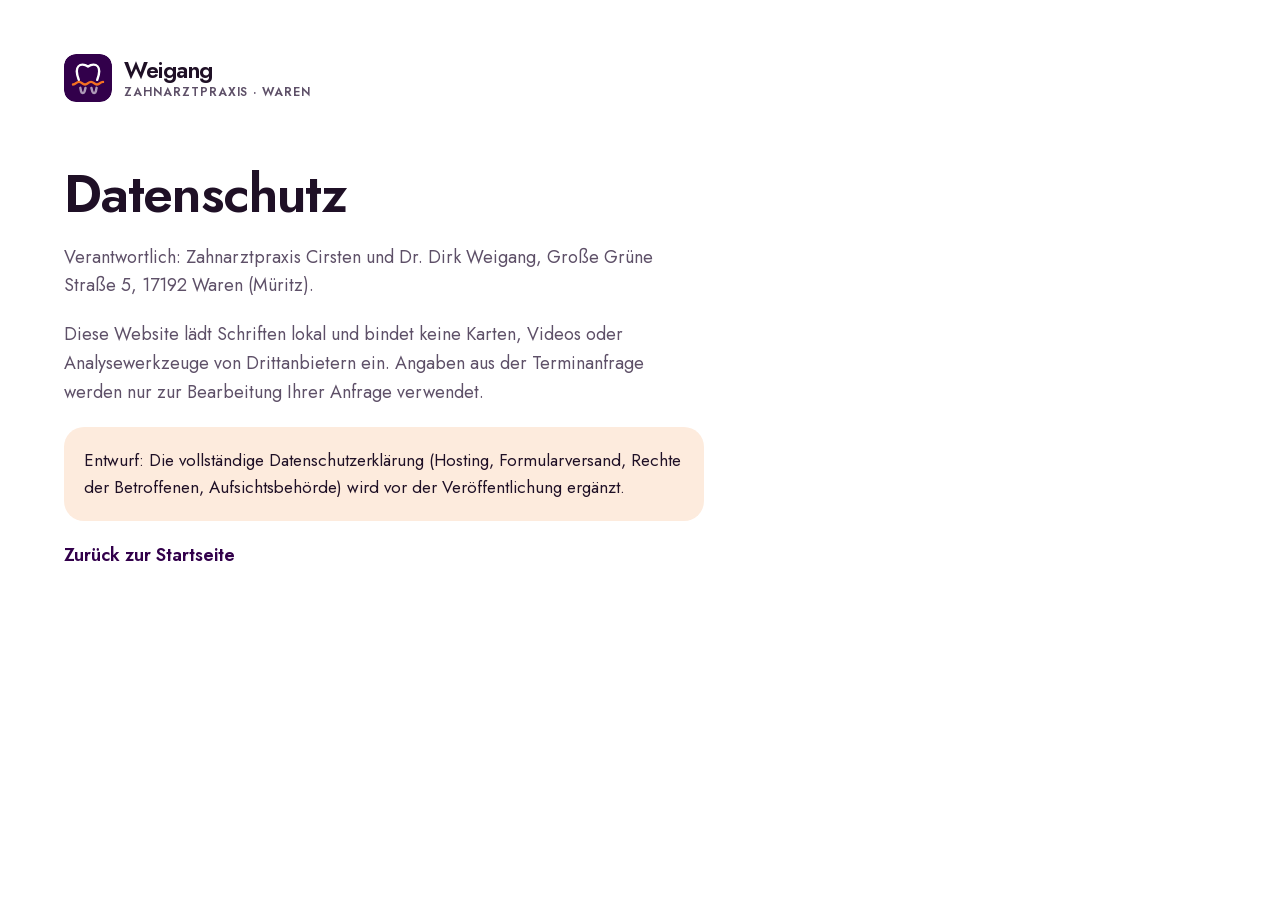
<file: datenschutz.html>
<!doctype html>
<html lang="de">
<head>
  <meta charset="utf-8">
  <meta name="viewport" content="width=device-width, initial-scale=1, viewport-fit=cover">
  <title>Datenschutz · Zahnarztpraxis Weigang</title>
  <meta name="robots" content="noindex, nofollow">
  <meta name="copyright" content="Gestaltung und Code © 2026 Mykhailo Sibahatov">
  <link rel="icon" href="assets/mark.svg" type="image/svg+xml">
  <link rel="stylesheet" href="css/styles.css?v=1">
</head>
<body class="legal">
  <main class="section">
    <div class="container">
      <a class="brand" href="index.html" aria-label="Zur Startseite">
        <img class="brand__mark" src="assets/mark.svg" width="48" height="48" alt="">
        <span class="brand__text"><span class="brand__name">Weigang</span><span class="brand__sub">Zahnarztpraxis · Waren</span></span>
      </a>
      <div class="legal__body">
        <div class="heading"><h2>Datenschutz</h2></div>
        <p>Verantwortlich: Zahnarztpraxis Cirsten und Dr. Dirk Weigang, Große Grüne Straße 5, 17192 Waren (Müritz).</p>
        <p>Diese Website lädt Schriften lokal und bindet keine Karten, Videos oder Analysewerkzeuge von Drittanbietern ein. Angaben aus der Terminanfrage werden nur zur Bearbeitung Ihrer Anfrage verwendet.</p>
        <p class="legal__todo">Entwurf: Die vollständige Datenschutzerklärung (Hosting, Formularversand, Rechte der Betroffenen, Aufsichtsbehörde) wird vor der Veröffentlichung ergänzt.</p>
        <a class="link-arrow" href="index.html">Zurück zur Startseite</a>
      </div>
    </div>
  </main>
</body>
</html>
</file>
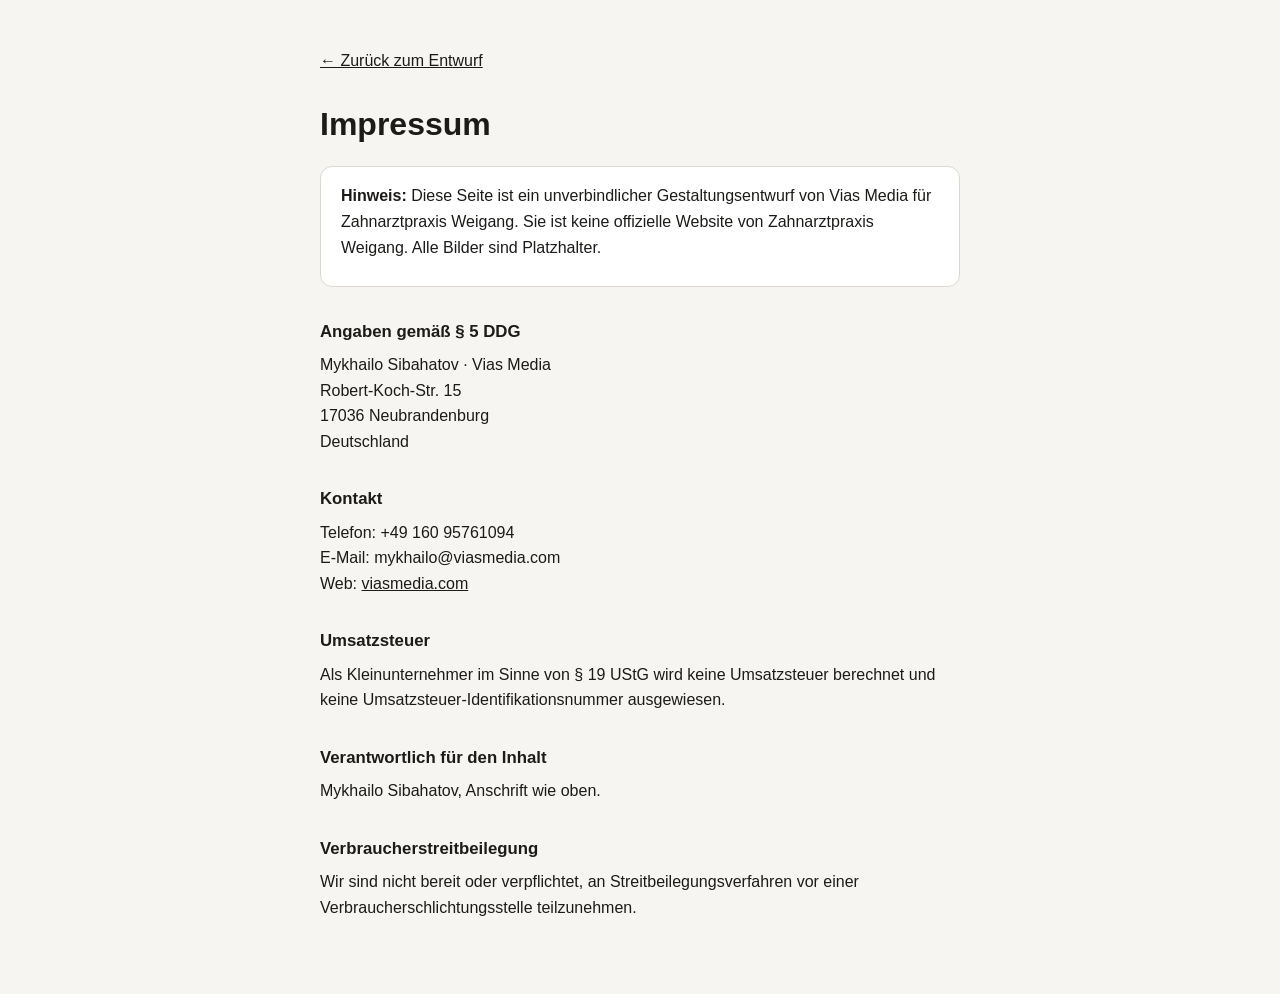
<file: impressum.html>
<!DOCTYPE html>
<html lang="de">
<head>
  <meta charset="utf-8">
  <meta name="viewport" content="width=device-width, initial-scale=1">
  <meta name="robots" content="noindex, nofollow">
  <title>Impressum · Entwurf von Vias Media</title>
  <style>
    :root { color-scheme: light; }
    body { margin: 0; background: #F6F5F2; color: #1C1B19; font: 1rem/1.6 -apple-system, BlinkMacSystemFont, "Segoe UI", Roboto, Helvetica, Arial, sans-serif; }
    main { max-width: 40rem; margin-inline: auto; padding: 3rem 1.5rem 4rem; }
    .back { display: inline-block; margin-bottom: 2rem; color: #1C1B19; }
    h1 { font-size: 2rem; line-height: 1.15; margin: 0 0 1.5rem; }
    h2 { font-size: 1.05rem; margin: 2rem 0 .4rem; }
    p { margin: 0 0 .6rem; }
    .note { background: #FFFFFF; border: 1px solid #DCD8D0; border-radius: .75rem; padding: 1rem 1.25rem; }
    a { color: inherit; }
  </style>
</head>
<body>
  <main>
    <div><a class="back" href="index.html">← Zurück zum Entwurf</a></div>
    <div><h1>Impressum</h1></div>
    <div class="note"><p><b>Hinweis:</b> Diese Seite ist ein unverbindlicher Gestaltungsentwurf von Vias Media für Zahnarztpraxis Weigang. Sie ist keine offizielle Website von Zahnarztpraxis Weigang. Alle Bilder sind Platzhalter.</p></div>

    <div><h2>Angaben gemäß § 5 DDG</h2></div>
    <div><p>Mykhailo Sibahatov · Vias Media<br>Robert-Koch-Str. 15<br>17036 Neubrandenburg<br>Deutschland</p></div>

    <div><h2>Kontakt</h2></div>
    <div><p>Telefon: +49 160 95761094<br>E-Mail: mykhailo@viasmedia.com<br>Web: <a href="https://viasmedia.com">viasmedia.com</a></p></div>

    <div><h2>Umsatzsteuer</h2></div>
    <div><p>Als Kleinunternehmer im Sinne von § 19 UStG wird keine Umsatzsteuer berechnet und keine Umsatzsteuer-Identifikationsnummer ausgewiesen.</p></div>

    <div><h2>Verantwortlich für den Inhalt</h2></div>
    <div><p>Mykhailo Sibahatov, Anschrift wie oben.</p></div>

    <div><h2>Verbraucherstreitbeilegung</h2></div>
    <div><p>Wir sind nicht bereit oder verpflichtet, an Streitbeilegungsverfahren vor einer Verbraucherschlichtungsstelle teilzunehmen.</p></div>
  </main>
</body>
</html>
</file>
<file: css/styles.css>
/* ==========================================================================
   Zahnarztpraxis Weigang, Waren (Müritz) — site styles

   Colour (Pantone P 95-16 C plum + P 30-8 C orange + P 15-2 C sand): plum brand,
   orange accent, white ground, a sand tint for rhythm. Every colour is a token.
   Spacing is one fluid system (tokens below); breakpoints only change layout.
   Radius rule: nested radius = outer − gap. The logo tile (r = 25 % of its
   size) sets the control radius --ctl-r; the strip around it is --ctl-r + inset.
   ========================================================================== */

@font-face {
  font-family: "Jost";
  font-style: normal;
  font-weight: 100 900;
  font-display: swap;
  src: url("../fonts/jost-latin.woff2") format("woff2");
}

:root {
  /* colour */
  --brand:        #32004B;     /* P 95-16 C plum */
  --brand-deep:   #240037;
  --brand-soft:   #E7D2A9;     /* P 15-2 C sand: bars, quiet fills */
  --on-brand:     #FFFFFF;
  --night:        #1E0030;
  --night-2:      #2B0843;
  --accent:       #F37121;     /* P 30-8 C orange */
  --on-accent:    #1E0030;
  --accent-text:  #B34708;     /* small accent text on white */
  --accent-light: #FF9A5C;     /* accent text on night */
  --accent-wash:  #FDEBDD;     /* hover glider, notices */
  --tint:         #F8F2E6;     /* sand wash: alternate sections, cards on white */
  --tint-2:       #F0E4CB;
  --ink:          #1F1026;
  --muted:        #5E5068;
  --line:         rgba(31, 16, 38, .12);
  --ground:       #FFFFFF;
  --cell:         #FFFFFF;
  --on-dark:      #FBF6EE;
  --on-dark-2:    rgba(251, 246, 238, .74);
  --line-dark:    rgba(251, 246, 238, .16);
  --open:         #1E8E4F;     /* state: open (green means good) */
  --open-wash:    #E3F4EA;
  --closed:       #B7791F;     /* state: closed for now (amber, not an alarm) */
  --closed-wash:  #FBF1DF;
  --error:        #B3261E;
  --wave:         url("data:image/svg+xml,%3Csvg xmlns='http://www.w3.org/2000/svg' viewBox='0 0 24 8'%3E%3Cpath d='M1 5.5c2.75 0 2.75-3 5.5-3s2.75 3 5.5 3 2.75-3 5.5-3 2.75 3 5.5 3' fill='none' stroke='%23F37121' stroke-width='2' stroke-linecap='round'/%3E%3C/svg%3E");

  /* type */
  --font-head: "Jost", "Futura", "Century Gothic", system-ui, -apple-system, "Segoe UI", sans-serif;
  --font-body: "Jost", "Futura", "Century Gothic", system-ui, -apple-system, "Segoe UI", sans-serif;
  --fs-display: clamp(2.125rem, 1.45rem + 2.7vw, 4.25rem);
  --fs-h2:      clamp(2rem, 1.35rem + 2.5vw, 3.375rem);
  --fs-h3:      clamp(1.3125rem, 1.2rem + .5vw, 1.625rem);
  --fs-lead:    clamp(1.1875rem, 1.12rem + .25vw, 1.3125rem);
  --fs-body:    1.125rem;
  --fs-small:   1.0625rem;
  --fs-ui:      .875rem;

  /* space — one fluid system */
  --gutter:     clamp(1rem, .5rem + 2.2vw, 2rem);
  --container:  72rem;
  --section-y:  clamp(5.5rem, 2.75rem + 10.5vw, 14rem);
  --head-gap:   clamp(2.5rem, 1.5rem + 3vw, 4.5rem);
  --block-gap:  clamp(2.5rem, 1.5rem + 3vw, 4rem);
  --col-gap:    clamp(2rem, .75rem + 4.5vw, 5.5rem);
  --card-pad:   clamp(1.125rem, .8rem + 1.1vw, 1.75rem);
  --card-pad-s: clamp(1rem, .85rem + .5vw, 1.25rem);
  --card-gap:   clamp(1rem, .8rem + .8vw, 1.25rem);
  --stack:      1.25rem;

  /* controls: one height, one radius family */
  --ctl-h:   3rem;
  --ctl-r:   .75rem;                                    /* = logo tile radius (25 % of 3rem) */
  --inset:   .5rem;                                     /* strip padding around the controls */
  --strip-r: calc(var(--ctl-r) + var(--inset));
  --card-r:  clamp(1rem, .85rem + .6vw, 1.25rem);
  --header-space: calc(var(--ctl-h) + 2 * var(--inset) + 1.5rem);

  /* motion */
  --t-color: .2s ease;
  --ease-soft: cubic-bezier(.16, 1, .3, 1);
  --ease-jump: cubic-bezier(.34, 1.56, .64, 1);
}

/* ---------- base ---------- */
*, *::before, *::after { box-sizing: border-box; }
html { -webkit-text-size-adjust: 100%; text-size-adjust: 100%; scroll-behavior: smooth; scroll-padding-top: 6rem; }
html.nav-open { overflow: hidden; }
body {
  margin: 0;
  background: var(--ground);
  color: var(--ink);
  font: 400 var(--fs-body)/1.6 var(--font-body);
  -webkit-font-smoothing: antialiased;
  overflow-x: clip;
}
h1, h2, h3, p, ul, ol, dl, dd, figure, blockquote, fieldset { margin: 0; }
ul, ol { padding: 0; list-style: none; }
fieldset { padding: 0; border: 0; min-width: 0; }
img, svg { display: block; max-width: 100%; }
img { height: auto; }
a { color: inherit; text-decoration-thickness: 1px; text-underline-offset: .22em; }
button, input, select, textarea { font: inherit; color: inherit; }
b, strong { font-weight: 600; }
address { font-style: normal; }
:focus-visible { outline: 2px solid var(--brand); outline-offset: 3px; }
::selection { background: var(--accent-wash); color: var(--ink); }
.section--brand :focus-visible, .contact__info :focus-visible, .footer :focus-visible { outline-color: var(--accent-light); }

.container {
  width: 100%;
  max-width: calc(var(--container) + 2 * var(--gutter));
  margin-inline: auto;
  padding-inline: var(--gutter);
}
.section > .container { padding-block: var(--section-y); }
.section--tint { background: var(--tint); }

.skip-link {
  position: absolute; left: 1rem; top: -4rem; z-index: 300;
  padding: .75rem 1.25rem; border-radius: var(--ctl-r);
  background: var(--ink); color: var(--on-dark); text-decoration: none;
}
.skip-link:focus { top: 1rem; }
.visually-hidden {
  position: absolute; width: 1px; height: 1px; margin: -1px; padding: 0;
  overflow: hidden; clip: rect(0 0 0 0); white-space: nowrap; border: 0;
}

/* ---------- type roles ---------- */
.eyebrow { display: flex; align-items: center; gap: .625rem; color: var(--muted); }
.eyebrow p { font-size: var(--fs-ui); font-weight: 600; letter-spacing: .1em; text-transform: uppercase; line-height: 1.4; }
.eyebrow::before {                      /* a small wave in the accent, as in the logo */
  content: ""; flex: none; width: 1.5rem; height: .5rem;
  background: var(--wave) no-repeat center / contain;
}
.eyebrow--light { color: var(--on-dark-2); }
.display h1, .heading h2 { font-family: var(--font-head); font-weight: 600; text-wrap: balance; }
.display h1 { font-size: var(--fs-display); line-height: 1.05; letter-spacing: -.025em; }
.heading h2 { font-size: var(--fs-h2); line-height: 1.08; letter-spacing: -.022em; }
h3 { font-family: var(--font-head); font-weight: 600; letter-spacing: -.015em; }

/* highlight: a solid accent block behind one phrase (Jesus Punkt style) — a flat
   band as tall as the type, centred on the line, one block per wrapped line */
.heading em, .display em {
  font-style: normal; color: var(--on-accent);
  padding: 0 .11em; margin: 0 -.03em;
  background: linear-gradient(var(--accent), var(--accent)) no-repeat 0 50% / 100% 1.04em;
  -webkit-box-decoration-break: clone; box-decoration-break: clone;
}
.display em { transition: background-size .9s var(--ease-soft) .15s; }
.js:not(.is-loaded) .display em { background-size: 0 1.04em; }

.lead p { font-size: var(--fs-lead); line-height: 1.55; color: var(--muted); max-width: 36rem; text-wrap: pretty; }
.lead a { color: inherit; white-space: nowrap; }
.lead--light p { color: var(--on-dark-2); }
.section-head { display: grid; gap: var(--stack); margin-bottom: var(--head-gap); max-width: 46rem; }

.photo-tag {
  position: absolute; left: .75rem; top: .75rem; z-index: 2;
  padding: .1875rem .5rem; border-radius: .375rem;
  background: rgba(255, 255, 255, .86); color: var(--muted);
  -webkit-backdrop-filter: blur(6px); backdrop-filter: blur(6px);
  font-size: .6875rem; font-weight: 600; letter-spacing: .04em; line-height: 1.4;
}

.stars { display: inline-flex; gap: .125rem; color: var(--accent); }
.stars svg { width: 1rem; height: 1rem; }

/* ---------- buttons: one height, one radius family ---------- */
.btn {
  display: inline-flex; align-items: center; justify-content: center; gap: .5rem;
  min-height: var(--ctl-h); padding: 0 1.25rem;
  border: 0; border-radius: var(--ctl-r);
  font-size: 1.0625rem; font-weight: 500; line-height: 1; text-decoration: none; white-space: nowrap;
  cursor: pointer;
  transition: background-color var(--t-color), color var(--t-color), box-shadow var(--t-color);
}
.btn svg { width: 1.125rem; height: 1.125rem; flex: none; transition: transform .3s var(--ease-soft); }
.btn--lg { min-height: 3.375rem; padding: 0 1.5rem; }
.btn--brand { background: var(--brand); color: var(--on-brand); }
.btn--brand:hover { background: var(--brand-deep); }
.btn--brand:hover svg:last-child { transform: translateX(.1875rem); }
.btn--line { background: var(--cell); color: var(--ink); box-shadow: inset 0 0 0 1px var(--line); }
.btn--line:hover { box-shadow: inset 0 0 0 1px var(--ink); }
.btn--call { background: var(--accent); color: var(--on-accent); }
.btn--call:hover { background: #DC5F14; }
.btn--icon { width: var(--ctl-h); padding: 0; }
.btn--tile { background: var(--tint); color: var(--ink); }
.btn--tile:hover { background: var(--tint-2); }

.link-arrow {
  display: inline-flex; align-items: center; gap: .5rem;
  font-weight: 600; color: var(--brand); text-decoration: underline; text-decoration-color: transparent;
  transition: text-decoration-color var(--t-color);
}
.link-arrow svg { width: 1.125rem; height: 1.125rem; transition: transform .3s var(--ease-soft); }
.link-arrow:hover { text-decoration-color: currentColor; }
.link-arrow:hover svg { transform: translateX(.25rem); }

.ticks { display: grid; gap: .5rem; }
.ticks li { position: relative; padding-left: 1.75rem; }
.ticks li::before {
  content: ""; position: absolute; left: 0; top: .3125rem;
  width: 1.125rem; height: 1.125rem; border-radius: .3125rem;
  background: var(--accent-wash) url("data:image/svg+xml,%3Csvg xmlns='http://www.w3.org/2000/svg' viewBox='0 0 24 24'%3E%3Cpath d='m6 12.5 4 4 8-8.5' fill='none' stroke='%23B34708' stroke-width='2.6' stroke-linecap='round' stroke-linejoin='round'/%3E%3C/svg%3E") no-repeat center / .8125rem;
}

/* ==========================================================================
   Preloader — the mark draws itself (≈1.5s), CSS-only failsafe; skipped for
   reduced motion and on later page views in the same session
   ========================================================================== */
.preloader { display: none; }
.js .preloader {
  position: fixed; inset: 0; z-index: 400;
  display: grid; place-items: center;
  background: var(--ground);
  animation: pl-out .45s ease 1.45s forwards;
}
.js.pl-skip .preloader { display: none; }
.preloader__mark { width: 5rem; height: 5rem; overflow: visible; }
.preloader__tile { fill: var(--brand); transform-origin: 24px 24px; animation: pl-tile .5s var(--ease-jump) both; }
.preloader path { stroke-dasharray: 1; stroke-dashoffset: 1; }
.pl-crown { animation: pl-draw .6s ease-out .3s forwards; }
.pl-wave  { animation: pl-draw .5s ease-out .75s forwards; }
.pl-roots { animation: pl-draw .4s ease-out 1s forwards; }
@keyframes pl-tile { from { transform: scale(.6); opacity: 0; } to { transform: none; opacity: 1; } }
@keyframes pl-draw { to { stroke-dashoffset: 0; } }
@keyframes pl-out { to { opacity: 0; visibility: hidden; } }

/* ==========================================================================
   Header — one continuous strip: logo tile · links · CTA · phone.
   On phones the same strip grows downward into the menu sheet.
   ========================================================================== */
.site-header {
  position: fixed; inset: 0 0 auto; z-index: 100;
  padding-top: calc(env(safe-area-inset-top, 0px) + .75rem);
  pointer-events: none;
  transition: padding .4s var(--ease-soft);
}
.site-header.is-scrolled { padding-top: calc(env(safe-area-inset-top, 0px) + .5rem); }
.navbar {
  pointer-events: auto;
  padding: var(--inset);
  border-radius: var(--strip-r);
  background: rgba(255, 255, 255, .92);
  -webkit-backdrop-filter: saturate(1.5) blur(16px); backdrop-filter: saturate(1.5) blur(16px);
  box-shadow: 0 0 0 1px var(--line), 0 .75rem 2rem -1.5rem rgba(30, 0, 48, .4);
  transition: box-shadow .4s ease;
}
.site-header.is-scrolled .navbar { box-shadow: 0 0 0 1px var(--line), 0 1rem 2.5rem -1.25rem rgba(30, 0, 48, .45); }
.navbar__row { display: flex; align-items: center; gap: 1rem; }
.navbar__menu { flex: 1; display: flex; justify-content: center; min-width: 0; }
.navbar__menu-inner { position: relative; }
.navbar__links { display: flex; align-items: center; }
.navbar__actions { display: flex; align-items: center; gap: var(--inset); }
.navbar__arrow, .navbar__sheet-foot, .navbar__toggle, .nav-scrim { display: none; }

.brand { display: flex; align-items: center; gap: .75rem; flex: none; text-decoration: none; }
.brand__mark { width: var(--ctl-h); height: var(--ctl-h); border-radius: var(--ctl-r); }
.brand__text { display: grid; line-height: 1; padding-right: .5rem; }
.brand__name { font-family: var(--font-head); font-weight: 600; font-size: 1.4375rem; letter-spacing: -.02em; }
.brand__sub { white-space: nowrap; margin-top: .25rem; font-size: .75rem; font-weight: 600; letter-spacing: .08em; text-transform: uppercase; color: var(--muted); }

/* hover: one washed-accent block glides from link to link (JS positions it) */
.navbar__glider {
  position: absolute; top: 0; left: 0; width: 0; height: var(--ctl-h);
  border-radius: var(--ctl-r);
  background: var(--accent-wash);
  opacity: 0; pointer-events: none;
  transition: left .3s var(--ease-soft), width .3s var(--ease-soft), opacity .2s ease;
}
.navbar__menu-inner.has-glider .navbar__glider { opacity: 1; }
.navbar__link {
  position: relative; z-index: 1;
  display: inline-flex; align-items: center;
  min-height: var(--ctl-h); padding: 0 .9375rem;
  border-radius: var(--ctl-r);
  font-size: 1.0625rem; font-weight: 500; color: var(--muted); text-decoration: none;
  transition: color .15s ease;
}
.navbar__link:hover, .navbar__link:focus-visible { color: var(--ink); }
.navbar__link.is-current { color: var(--brand); background: var(--tint); }

/* ==========================================================================
   Hero — copy left, photo right with a water-line lower edge; live status
   and the Google score sit on the photo's edges; a facts row closes it
   ========================================================================== */
.hero { padding-top: calc(var(--header-space) + clamp(2.5rem, 1rem + 5vw, 6rem)); padding-bottom: clamp(3.5rem, 1.75rem + 6vw, 7.5rem); }
.hero__grid {
  display: grid; grid-template-columns: minmax(0, 1fr) minmax(0, 1.02fr);
  gap: var(--col-gap); align-items: center;
}
.hero__copy { display: grid; gap: var(--stack); }
.hero__copy .display { margin-top: .25rem; }
.hero__lead p { font-size: clamp(1.125rem, 1.07rem + .2vw, 1.25rem); max-width: 32rem; }
.hero__actions { display: flex; flex-wrap: wrap; gap: .625rem; margin-top: .75rem; }

.hero__visual { position: relative; padding-bottom: 1.5rem; }
.hero__photo {
  position: relative; overflow: hidden;
  aspect-ratio: 1 / 1.08;
  border-radius: var(--card-r) var(--card-r) 0 0;
  background: var(--tint);
  /* the lower edge is a water line */
  -webkit-mask: linear-gradient(#000, #000) top / 100% calc(100% - 2.2rem) no-repeat,
                url("data:image/svg+xml,%3Csvg xmlns='http://www.w3.org/2000/svg' viewBox='0 0 400 36' preserveAspectRatio='none'%3E%3Cpath d='M0 0H400V12Q400 22 390 23C330 30 285 8 200 18C115 28 70 10 10 23Q0 24 0 12Z'/%3E%3C/svg%3E") bottom / 100% 2.25rem no-repeat;
          mask: linear-gradient(#000, #000) top / 100% calc(100% - 2.2rem) no-repeat,
                url("data:image/svg+xml,%3Csvg xmlns='http://www.w3.org/2000/svg' viewBox='0 0 400 36' preserveAspectRatio='none'%3E%3Cpath d='M0 0H400V12Q400 22 390 23C330 30 285 8 200 18C115 28 70 10 10 23Q0 24 0 12Z'/%3E%3C/svg%3E") bottom / 100% 2.25rem no-repeat;
}
.hero__photo .photo-tag { top: auto; left: auto; right: .75rem; bottom: 3rem; }
.hero__photo img { width: 100%; height: 100%; object-fit: cover; object-position: 38% 50%; }
.js .hero__photo img { transform: scale(1.06); transition: transform 1.6s var(--ease-soft); }
.js.is-loaded .hero__photo img { transform: none; }

.status-chip {
  color: var(--ink);
  display: flex; align-items: center; gap: .75rem;
  padding: .75rem 1.125rem .75rem 1rem;
  border-radius: var(--card-r);
  background: var(--cell);
  box-shadow: 0 0 0 1px var(--line), 0 1.25rem 2.5rem -1.25rem rgba(30, 0, 48, .45);
}
.status-chip p { display: grid; line-height: 1.3; }
.status-chip b { font-size: .9688rem; }
.status-chip span:not(.status-chip__dot) { font-size: var(--fs-ui); color: var(--muted); }
.status-chip__dot {
  position: relative; flex: none; width: .625rem; height: .625rem; border-radius: 50%;
  background: var(--muted);
}
[data-state="open"] .status-chip__dot { background: var(--open); }
[data-state="open"] .status-chip__dot::after {
  content: ""; position: absolute; inset: -.3125rem; border-radius: 50%;
  border: 2px solid var(--open); opacity: 0;
  animation: ping 2.2s ease-out infinite;
}
[data-state="closed"] .status-chip__dot { background: var(--closed); }
@keyframes ping { 0% { transform: scale(.5); opacity: .7; } 80%, 100% { transform: scale(1.4); opacity: 0; } }
.hero__status { position: absolute; left: clamp(-2.5rem, -3vw, -1rem); bottom: 4.5rem; max-width: calc(100% - 1rem); }

.hero__rating {
  position: absolute; right: 1rem; top: 1rem;
  display: flex; align-items: center; gap: .75rem;
  padding: .625rem 1rem .625rem .75rem;
  border-radius: var(--card-r);
  background: rgba(255, 255, 255, .92);
  -webkit-backdrop-filter: blur(10px); backdrop-filter: blur(10px);
  text-decoration: none;
  box-shadow: 0 1rem 2rem -1.25rem rgba(30, 0, 48, .5);
  transition: box-shadow var(--t-color);
}
.hero__rating:hover { box-shadow: 0 0 0 1px var(--line), 0 1rem 2rem -1.25rem rgba(30, 0, 48, .5); }
.hero__rating-score {
  display: grid; place-items: center; width: 2.75rem; height: 2.75rem;
  border-radius: calc(var(--card-r) - .625rem);
  background: var(--brand); color: var(--on-brand);
  font: 600 1.125rem/1 var(--font-head);
}
.hero__rating-meta { display: grid; gap: .125rem; font-size: var(--fs-ui); color: var(--muted); line-height: 1.3; }

.facts {
  display: grid; grid-template-columns: repeat(4, minmax(0, 1fr));
  margin-top: clamp(3rem, 2rem + 3vw, 5rem);
  border-top: 1px solid var(--line);
}
.fact { display: flex; gap: .875rem; align-items: flex-start; padding: 1.5rem 1.25rem 0 0; }
.fact + .fact { padding-left: 1.25rem; border-left: 1px solid var(--line); }
.fact svg { width: 1.375rem; height: 1.375rem; flex: none; margin-top: .125rem; color: var(--accent-text); }
.fact p { display: grid; line-height: 1.35; }
.fact b { font-family: var(--font-head); font-size: 1.0625rem; font-weight: 600; letter-spacing: -.01em; }
.fact span { font-size: var(--fs-small); color: var(--muted); }

/* ==========================================================================
   Leistungen — a picker by situation: the tabs on the left, the panel on the
   right; all panels share one grid cell, so switching never moves the page
   ========================================================================== */
.picker {
  display: grid; grid-template-columns: minmax(15rem, .72fr) minmax(0, 1.6fr);
  gap: clamp(1rem, .5rem + 2vw, 2.5rem); align-items: start;
}
.picker__tabs { display: grid; gap: .25rem; }
.picker__tab {
  display: flex; align-items: center; gap: 1rem;
  width: 100%; min-height: 3.75rem; padding: 0 1rem 0 1.125rem;
  border: 0; border-radius: var(--card-r); background: none; cursor: pointer; text-align: left;
  color: var(--muted);
  transition: background-color var(--t-color), color var(--t-color), box-shadow var(--t-color);
}
.picker__num { font-size: var(--fs-ui); font-weight: 600; letter-spacing: .06em; color: var(--muted); font-variant-numeric: tabular-nums; }
.picker__label { flex: 1; font-family: var(--font-head); font-size: clamp(1.125rem, 1.05rem + .35vw, 1.3125rem); font-weight: 600; letter-spacing: -.02em; }
.picker__tab svg { width: 1.25rem; height: 1.25rem; flex: none; opacity: 0; transform: translateX(-.375rem); transition: opacity .2s ease, transform .3s var(--ease-soft); }
.picker__tab:hover { color: var(--ink); background: var(--accent-wash); }
.picker__tab[aria-selected="true"] { color: var(--ink); background: var(--cell); box-shadow: 0 0 0 1px var(--line), 0 .75rem 1.5rem -1.25rem rgba(30, 0, 48, .4); }
.picker__tab[aria-selected="true"] .picker__num { color: var(--accent-text); }
.picker__tab[aria-selected="true"] svg { opacity: 1; transform: none; color: var(--accent-text); }

.picker__panels { display: grid; }
.panel {
  --pin: .5rem;
  grid-area: 1 / 1;
  display: grid; grid-template-columns: minmax(0, 1fr) minmax(0, 1.05fr); gap: 0;
  padding: var(--pin);
  border-radius: var(--card-r);
  background: var(--cell);
  box-shadow: 0 0 0 1px var(--line);
  transition: opacity .35s ease, transform .45s var(--ease-soft);
}
.panel[hidden] { display: grid; visibility: hidden; opacity: 0; transform: translateY(.5rem); pointer-events: none; }
.panel:focus-visible { outline-offset: 4px; }
.panel__photo { position: relative; overflow: hidden; border-radius: calc(var(--card-r) - var(--pin)); min-height: 100%; background: var(--tint); }
.panel__photo img { position: absolute; inset: 0; width: 100%; height: 100%; object-fit: cover; }
.panel__body { display: grid; gap: 1rem; align-content: start; padding: calc(var(--card-pad) - var(--pin) + .5rem) calc(var(--card-pad) - var(--pin) + .5rem); }
.panel__body h3 { font-size: var(--fs-h3); line-height: 1.2; text-wrap: balance; }
.panel__body > p { color: var(--muted); text-wrap: pretty; }
.panel__body .ticks { margin-block: .25rem .5rem; font-size: var(--fs-small); }

/* ==========================================================================
   Notfall im Urlaub — plum section; the process is a course the boat
   sails: three stops joined by two legs. It plays once it is on screen
   (.is-play, set by main.js) and replays when it comes back into view.
   Base styles = the finished state (no-JS, reduced motion); .js:not(.is-play)
   is the start state; the keyframes run from it to the base.
   ========================================================================== */
.section--brand { background: var(--brand); color: var(--on-dark); }
.notfall .section-head { margin-bottom: var(--head-gap); }

.course {
  --node: 3.5rem; --node-r: calc(var(--node) * .25);   /* rounded square, like the logo tile */
  --gap: var(--card-gap);
  display: grid; grid-template-columns: repeat(3, minmax(0, 1fr)); gap: var(--gap);
}
.stop { position: relative; display: grid; grid-template-rows: auto 1fr; gap: 1.25rem; }
.stop:nth-child(1) { --at: .2s; }
.stop:nth-child(2) { --at: 2s; }
.stop:nth-child(3) { --at: 3.8s; }

.stop__node {
  position: relative; z-index: 1;
  display: grid; place-items: center;
  width: var(--node); height: var(--node); border-radius: var(--node-r);
  background: var(--accent); color: var(--on-accent);
  box-shadow: 0 0 0 .375rem rgba(243, 113, 33, .22);
}
.stop__node svg { width: 1.5rem; height: 1.5rem; }

/* a leg: rail + fill + boat, from the right edge of this node to the next node */
.stop__leg {
  position: absolute; z-index: 0;
  top: calc(var(--node) / 2 - 1.5px); left: calc(var(--node) + .75rem);
  width: calc(100% + var(--gap) - var(--node) - 1.5rem); height: 3px;
  border-radius: 3px; background: rgba(251, 246, 238, .16);
}
.stop__leg i { position: absolute; inset: 0; border-radius: inherit; background: var(--accent); transform-origin: left; }
.stop__leg b {
  position: absolute; left: 0; top: 50%; width: 2.25rem; height: 2.25rem;
  margin: -1.9rem 0 0 -1.125rem; color: var(--accent-light); opacity: 0;
}
.stop__leg b svg { width: 100%; height: 100%; }

.stop__card {
  display: grid; gap: .5rem; align-content: start;
  padding: var(--card-pad);
  border-radius: var(--card-r); background: var(--cell); color: var(--ink);
}
.stop__num { font-size: var(--fs-ui); font-weight: 600; letter-spacing: .08em; text-transform: uppercase; color: var(--accent-text); }
.stop h3 { font-size: clamp(1.25rem, 1.15rem + .5vw, 1.5rem); line-height: 1.2; }
.stop p:not(.stop__num) { color: var(--muted); font-size: var(--fs-small); text-wrap: pretty; }
.stop__phone {
  display: inline-flex; align-items: center; gap: .5rem; margin-top: .5rem;
  font: 600 clamp(1.25rem, 1.1rem + .6vw, 1.5rem)/1.2 var(--font-head); letter-spacing: -.02em;
  color: var(--brand); text-decoration: underline; text-decoration-color: transparent; text-decoration-thickness: 2px;
  transition: text-decoration-color var(--t-color);
}
.stop__phone:hover { text-decoration-color: var(--accent); }
.stop__phone svg { width: 1.25rem; height: 1.25rem; transition: transform .3s var(--ease-soft); }
.stop__phone:hover svg { transform: translateX(.25rem); }
.notfall__note { margin-top: var(--block-gap); font-size: var(--fs-small); color: var(--on-dark-2); }

/* start state */
.js .course:not(.is-play) .stop__node { background: rgba(251, 246, 238, .08); color: rgba(251, 246, 238, .55); box-shadow: inset 0 0 0 1px rgba(251, 246, 238, .22); }
.js .course:not(.is-play) .stop__leg i { transform: scaleX(0); }
.js .course:not(.is-play) .stop__card { opacity: .4; transform: translateY(.75rem); }
/* the run */
.course.is-play .stop__node { animation: stop-on .7s var(--at) both; }
.course.is-play .stop__card { animation: stop-card .7s ease var(--at) both; }
.course.is-play .stop__leg i { animation: leg-x 1.45s linear calc(var(--at) + .35s) both; }
.course.is-play .stop__leg b { animation: sail-x 1.45s linear calc(var(--at) + .35s) both, bob 1.1s ease-in-out calc(var(--at) + .35s) infinite; }
@keyframes stop-on {
  0%   { background: rgba(251, 246, 238, .08); color: rgba(251, 246, 238, .55); box-shadow: inset 0 0 0 1px rgba(251, 246, 238, .22); transform: none; }
  45%  { background: var(--accent); color: var(--on-accent); box-shadow: 0 0 0 .375rem rgba(243, 113, 33, .35); transform: scale(1.14); animation-timing-function: var(--ease-soft); }
  100% { background: var(--accent); color: var(--on-accent); box-shadow: 0 0 0 .375rem rgba(243, 113, 33, .22); transform: none; }
}
@keyframes stop-card { from { opacity: .4; transform: translateY(.75rem); } to { opacity: 1; transform: none; } }
@keyframes leg-x { from { transform: scaleX(0); } to { transform: none; } }
@keyframes sail-x { 0% { left: 0; opacity: 0; } 10% { opacity: 1; } 88% { opacity: 1; } 100% { left: 100%; opacity: 0; } }
@keyframes leg-y { from { transform: scaleY(0); } to { transform: none; } }
@keyframes sail-y { 0% { top: 0; opacity: 0; } 10% { opacity: 1; } 88% { opacity: 1; } 100% { top: 100%; opacity: 0; } }
@keyframes bob { 0%, 100% { rotate: -5deg; } 50% { rotate: 5deg; } }

/* ==========================================================================
   Team — four cards; the portrait is inset, radius = card − inset
   ========================================================================== */
.team { display: grid; grid-template-columns: repeat(4, minmax(0, 1fr)); gap: .5rem; }
.person {
  --pin: .5rem;
  display: grid; grid-template-rows: auto 1fr;
  padding: var(--pin);
  border-radius: var(--card-r);
  background: var(--cell);
  box-shadow: 0 0 0 1px var(--line);
}
.person__portrait {
  position: relative; overflow: hidden;
  aspect-ratio: 4 / 4.4;
  border-radius: calc(var(--card-r) - var(--pin));
  display: grid; place-items: center;
  color: var(--on-brand);
}
.person__portrait::after {                /* the lake: three waves at the foot of the tile */
  content: ""; position: absolute; left: -10%; right: -10%; bottom: 10%; height: 2.25rem;
  background:
    url("data:image/svg+xml,%3Csvg xmlns='http://www.w3.org/2000/svg' viewBox='0 0 48 12'%3E%3Cpath d='M0 6c6 0 6-5 12-5s6 5 12 5 6-5 12-5 6 5 12 5' fill='none' stroke='%23fff' stroke-opacity='.22' stroke-width='1.6'/%3E%3C/svg%3E") repeat-x 0 0 / 3rem .75rem,
    url("data:image/svg+xml,%3Csvg xmlns='http://www.w3.org/2000/svg' viewBox='0 0 48 12'%3E%3Cpath d='M0 6c6 0 6-5 12-5s6 5 12 5 6-5 12-5 6 5 12 5' fill='none' stroke='%23F37121' stroke-width='1.8'/%3E%3C/svg%3E") repeat-x 1.5rem .75rem / 3rem .75rem,
    url("data:image/svg+xml,%3Csvg xmlns='http://www.w3.org/2000/svg' viewBox='0 0 48 12'%3E%3Cpath d='M0 6c6 0 6-5 12-5s6 5 12 5 6-5 12-5 6 5 12 5' fill='none' stroke='%23fff' stroke-opacity='.22' stroke-width='1.6'/%3E%3C/svg%3E") repeat-x .75rem 1.5rem / 3rem .75rem;
}
.person__portrait--a { background: linear-gradient(160deg, #5B2A75, var(--brand-deep)); }
.person__portrait--b { background: linear-gradient(160deg, #6A3A86, #32004B); }
.person__portrait--c { background: linear-gradient(160deg, #44145F, var(--night)); }
.person__portrait--d { background: var(--tint); }
.person__portrait--d::after { display: none; }
.person__portrait img { position: absolute; inset: 0; width: 100%; height: 100%; object-fit: cover; }
.person__initials { font: 600 clamp(2.75rem, 1.8rem + 3vw, 4.25rem)/1 var(--font-head); letter-spacing: -.04em; opacity: .95; margin-bottom: 1.5rem; }
.person__tag {
  position: absolute; left: .625rem; top: .625rem; z-index: 2;
  padding: .1875rem .5rem; border-radius: .375rem;
  background: rgba(255, 255, 255, .16); color: rgba(255, 255, 255, .9);
  font-size: .6875rem; font-weight: 600; letter-spacing: .04em; line-height: 1.4;
}
.person--team .person__tag { background: rgba(255, 255, 255, .86); color: var(--muted); }
.person__body { display: grid; gap: .375rem; align-content: start; padding: calc(var(--card-pad-s) - var(--pin) + .5rem) calc(var(--card-pad-s) - var(--pin) + .25rem) calc(var(--card-pad-s) - var(--pin) + .25rem); }
.person__role { font-size: var(--fs-ui); font-weight: 600; color: var(--accent-text); letter-spacing: .02em; }
.person h3 { font-size: clamp(1.0625rem, 1rem + .3vw, 1.25rem); line-height: 1.25; }
.person__quote { margin-top: .5rem; padding-top: .75rem; border-top: 1px solid var(--line); }
.person__quote p { font-size: var(--fs-small); color: var(--ink); line-height: 1.5; }
.person__quote footer { margin-top: .25rem; font-size: var(--fs-ui); color: var(--muted); }

/* ==========================================================================
   Stimmen — score card, filters, a wall of quotes
   ========================================================================== */
.stimmen__head { display: grid; grid-template-columns: minmax(0, 1fr) minmax(17rem, 22rem); gap: var(--col-gap); align-items: end; margin-bottom: 2rem; }
.stimmen__head .section-head { margin-bottom: 0; }
.score {
  display: grid; grid-template-columns: auto 1fr; gap: 1.25rem; align-items: center;
  padding: var(--card-pad-s) var(--card-pad);
  border-radius: var(--card-r); background: var(--cell); box-shadow: 0 0 0 1px var(--line);
}
.score__big { display: grid; justify-items: start; gap: .25rem; }
.score__num { font: 600 3rem/1 var(--font-head); letter-spacing: -.04em; }
.score__src { display: inline-flex; align-items: center; gap: .375rem; font-size: var(--fs-ui); color: var(--muted); white-space: nowrap; }
.score__src svg { width: .875rem; height: .875rem; }
.score__bars { display: grid; gap: .25rem; }
.score__bars li { display: grid; grid-template-columns: .75rem 1fr 1.25rem; gap: .5rem; align-items: center; font-size: .75rem; color: var(--muted); font-variant-numeric: tabular-nums; }
.score__bars li span:last-child { text-align: right; }
.bar { height: .375rem; border-radius: 1rem; background: var(--tint-2); overflow: hidden; }
.bar i { display: block; height: 100%; width: calc(var(--v) * 100%); min-width: 0; border-radius: inherit; background: var(--accent); transform-origin: left; }
.js .score .bar i { transform: scaleX(0); transition: transform 1s var(--ease-soft) .2s; }
.js .is-in .score .bar i, .js .score.is-in .bar i, .js .stimmen__head.is-in .bar i { transform: none; }

.filters { display: flex; flex-wrap: wrap; gap: .375rem; margin-bottom: 1.5rem; }
.filter {
  min-height: 2.5rem; padding: 0 1rem;
  border: 0; border-radius: var(--ctl-r);
  background: var(--cell); box-shadow: inset 0 0 0 1px var(--line);
  font-size: var(--fs-small); font-weight: 600; color: var(--muted); cursor: pointer;
  transition: background-color var(--t-color), color var(--t-color), box-shadow var(--t-color);
}
.filter:hover { color: var(--ink); background: var(--accent-wash); box-shadow: none; }
.filter[aria-pressed="true"] { background: var(--brand); color: var(--on-brand); box-shadow: none; }

.wall { columns: 3 18rem; column-gap: .5rem; }
.quote {
  display: grid; gap: 1rem;
  break-inside: avoid; margin-bottom: .5rem;
  padding: var(--card-pad-s) var(--card-pad);
  border-radius: var(--card-r); background: var(--cell); box-shadow: 0 0 0 1px var(--line);
  animation: q-in .4s var(--ease-soft);
}
.quote[hidden] { display: none; }
.quote blockquote p { font-size: var(--fs-small); line-height: 1.6; text-wrap: pretty; }
.quote blockquote p::before { content: "„"; }
.quote blockquote p::after { content: "“"; }
.quote figcaption { display: flex; justify-content: space-between; gap: 1rem; align-items: baseline; font-size: var(--fs-ui); color: var(--muted); }
.quote figcaption b { color: var(--ink); font-size: .875rem; }
@keyframes q-in { from { opacity: 0; transform: translateY(.5rem); } to { opacity: 1; transform: none; } }
.wall__note { margin-top: 1rem; font-size: var(--fs-ui); color: var(--muted); }

/* ==========================================================================
   Sprechzeiten — the week as bars on one time scale (7–20 Uhr),
   today highlighted, a live "jetzt" line; Anfahrt card beside it
   ========================================================================== */
.visit { display: grid; grid-template-columns: minmax(0, 1.3fr) minmax(0, 1fr); gap: .5rem; align-items: stretch; }
.hours {
  --day-w: 7.25rem; --time-w: 6.75rem; --row-gap: .75rem;
  position: relative;
  display: flex; flex-direction: column;
  padding: var(--card-pad);
  border-radius: var(--card-r); background: var(--tint);
}
.hours__foot { display: grid; grid-template-columns: 1fr 1fr; gap: .5rem; margin-top: auto; padding-top: 1.75rem; }
.hours__tile {
  display: grid; gap: .125rem; align-content: start;
  padding: var(--card-pad-s);
  border-radius: calc(var(--card-r) - .25rem); background: var(--cell);
  font-size: var(--fs-small); line-height: 1.4;
}
.hours__tile b { font-family: var(--font-head); font-weight: 600; font-size: 1rem; letter-spacing: -.01em; }
.hours__tile span { color: var(--muted); }
.hours__tile a { color: var(--brand); font-weight: 600; text-decoration: underline; text-decoration-color: transparent; transition: text-decoration-color var(--t-color); }
.hours__tile a:hover { text-decoration-color: currentColor; }
.hours__head { display: flex; flex-wrap: wrap; align-items: center; justify-content: space-between; gap: .75rem; margin-bottom: 1.75rem; }
.hours__today { font: 600 clamp(1.25rem, 1.15rem + .4vw, 1.5rem)/1.2 var(--font-head); letter-spacing: -.02em; }
.status-pill {
  display: inline-flex; align-items: center; gap: .5rem;
  min-height: 2rem; padding: 0 .75rem;
  border-radius: calc(var(--ctl-r) - .25rem);
  background: var(--cell); font-size: var(--fs-ui); font-weight: 600;
}
.status-pill[data-state="open"] { background: var(--open-wash); color: #14663A; }
.status-pill[data-state="closed"] { background: var(--closed-wash); color: #7A4F0E; }
.hours__scale, .hrow { display: grid; grid-template-columns: var(--day-w) minmax(0, 1fr) var(--time-w); gap: 1rem; align-items: center; }
.hours__scale { position: relative; height: 1.25rem; margin-bottom: .5rem; font-size: .75rem; color: var(--muted); font-variant-numeric: tabular-nums; }
.hours__scale span { position: absolute; transform: translateX(-50%); }
/* positions on the 7–20 h scale, inside the track column */
.hours__scale span:nth-child(1) { left: calc(var(--day-w) + 1rem + (100% - var(--day-w) - var(--time-w) - 2rem) * 0 / 13); }
.hours__scale span:nth-child(2) { left: calc(var(--day-w) + 1rem + (100% - var(--day-w) - var(--time-w) - 2rem) * 3 / 13); }
.hours__scale span:nth-child(3) { left: calc(var(--day-w) + 1rem + (100% - var(--day-w) - var(--time-w) - 2rem) * 6 / 13); }
.hours__scale span:nth-child(4) { left: calc(var(--day-w) + 1rem + (100% - var(--day-w) - var(--time-w) - 2rem) * 9 / 13); }
.hours__scale span:nth-child(5) { left: calc(var(--day-w) + 1rem + (100% - var(--day-w) - var(--time-w) - 2rem) * 12 / 13); }
.hours__rows { display: grid; gap: var(--row-gap); }
.hrow { min-height: 2rem; }
.hrow__day { font-weight: 600; }
.hrow__day .d-short { display: none; }
.hrow__track {
  position: relative; height: .75rem; border-radius: 1rem;
  background: repeating-linear-gradient(90deg, var(--line) 0 1px, transparent 1px calc(100% / 13));
}
.hrow__track i {
  position: absolute; top: 0; bottom: 0;
  left: calc((var(--from) - 7) / 13 * 100%);
  width: calc((var(--to) - var(--from)) / 13 * 100%);
  border-radius: 1rem; background: var(--brand-soft);
  transform-origin: left;
}
.js .hours .hrow__track i { transform: scaleX(0); transition: transform .9s var(--ease-soft); }
.js .hours.is-in .hrow__track i { transform: none; }
.hours.is-in .hrow:nth-child(2) i { transition-delay: .06s; }
.hours.is-in .hrow:nth-child(3) i { transition-delay: .12s; }
.hours.is-in .hrow:nth-child(4) i { transition-delay: .18s; }
.hours.is-in .hrow:nth-child(5) i { transition-delay: .24s; }
.hrow__time { font-size: var(--fs-small); color: var(--muted); font-variant-numeric: tabular-nums; text-align: right; white-space: nowrap; }
.hrow--off .hrow__day, .hrow--off .hrow__time { color: var(--muted); font-weight: 400; }
.hrow--off .hrow__track { background: none; border-top: 1px dashed var(--line); height: 0; border-radius: 0; }
.hrow--long .hrow__track i { background: linear-gradient(90deg, var(--brand-soft) 80%, #FAD3B8); }
.hrow.is-today .hrow__day { color: var(--brand); }
.hrow.is-today .hrow__day::after { content: " · heute"; font-weight: 400; color: var(--muted); font-size: var(--fs-ui); }
.hrow.is-today .hrow__track i { background: var(--brand); }
.hrow.is-today .hrow__time { color: var(--ink); font-weight: 600; }
.hours__now {
  position: absolute; width: 2px; margin-left: -1px; border-radius: 2px;
  background: var(--accent); pointer-events: none;
}
.hours__now span {
  position: absolute; left: 50%; bottom: 100%; transform: translate(-50%, -.25rem);
  padding: .0625rem .375rem; border-radius: .3125rem;
  background: var(--accent); color: var(--on-accent);
  font-size: .6875rem; font-weight: 700; letter-spacing: .02em; white-space: nowrap;
}

.route {
  --pin: .5rem;
  display: grid; grid-template-rows: auto 1fr;
  padding: var(--pin);
  border-radius: var(--card-r); background: var(--cell); box-shadow: 0 0 0 1px var(--line);
}
.route__photo { position: relative; overflow: hidden; aspect-ratio: 16 / 8; border-radius: calc(var(--card-r) - var(--pin)); background: var(--tint); }
.route__photo img { width: 100%; height: 100%; object-fit: cover; }
.route__body { display: grid; gap: 1.125rem; align-content: start; padding: calc(var(--card-pad) - var(--pin)); padding-top: calc(var(--card-pad) - var(--pin) + .25rem); }
.route__addr { font: 600 clamp(1.25rem, 1.15rem + .4vw, 1.5rem)/1.25 var(--font-head); letter-spacing: -.02em; }
.route__list { display: grid; }
.route__list li { display: flex; gap: .75rem; align-items: baseline; padding: .5rem 0; border-top: 1px solid var(--line); font-size: var(--fs-small); }
.route__list b { min-width: 3.75rem; font-family: var(--font-head); font-weight: 600; color: var(--accent-text); }
.route__list span { color: var(--muted); }
.route__access { display: flex; align-items: center; gap: .5rem; font-size: var(--fs-small); font-weight: 600; }
.route__access svg { width: 1.25rem; height: 1.25rem; color: var(--open); }
.route .btn { justify-self: start; }

/* ==========================================================================
   FAQ — one centred column: the heading on top, a wide accordion below
   ========================================================================== */
.faq .section-head { margin-inline: auto; text-align: center; justify-items: center; }
.faq .eyebrow { justify-content: center; }
.faq .lead p { margin-inline: auto; }
.acc-list { display: grid; gap: .5rem; max-width: 54rem; margin-inline: auto; }
.acc { border-radius: var(--card-r); background: var(--cell); box-shadow: inset 0 0 0 1px var(--line); transition: background-color .25s ease, box-shadow .25s ease; }
.acc.is-open { box-shadow: inset 0 0 0 1.5px var(--brand); }
.acc h3 { font: inherit; }
.acc__btn {
  display: flex; align-items: center; justify-content: space-between; gap: 1rem;
  width: 100%; min-height: 4rem; padding: .875rem .75rem .875rem var(--card-pad);
  border: 0; border-radius: var(--card-r); background: none; cursor: pointer; text-align: left;
  font-family: var(--font-head); font-size: clamp(1rem, .95rem + .3vw, 1.1875rem); font-weight: 600; line-height: 1.3; letter-spacing: -.015em;
  transition: color var(--t-color);
}
@media (hover: hover) { .acc:not(.is-open):hover { background: var(--accent-wash); } }
.acc__icon { position: relative; flex: none; width: 2.25rem; height: 2.25rem; border-radius: 50%; background: var(--tint); color: var(--ink); transition: background-color .25s ease, color .25s ease, transform .35s var(--ease-soft); }
.acc__icon::before, .acc__icon::after {
  content: ""; position: absolute; left: 50%; top: 50%;
  width: .875rem; height: 2px; margin: -1px 0 0 -.4375rem; border-radius: 2px;
  background: currentColor; transition: transform .35s var(--ease-soft);
}
.acc__icon::after { transform: rotate(90deg); }
.acc.is-open .acc__icon { background: var(--brand); color: var(--on-brand); transform: rotate(180deg); }
.acc.is-open .acc__icon::after { transform: rotate(0deg); }
.acc__panel { display: grid; grid-template-rows: 0fr; transition: grid-template-rows .35s var(--ease-soft); }
.acc.is-open .acc__panel { grid-template-rows: 1fr; }
.acc__inner { overflow: hidden; min-height: 0; }
.acc:not(.is-open) .acc__inner { visibility: hidden; transition: visibility 0s linear .35s; }
.acc__inner p { padding: 0 3.75rem 1.5rem var(--card-pad); color: var(--muted); max-width: 44rem; }

/* ==========================================================================
   Termin — brand details card + form card
   ========================================================================== */
.contact { display: grid; grid-template-columns: minmax(0, .78fr) minmax(0, 1.22fr); gap: .5rem; align-items: stretch; }
.contact__info {
  position: relative; overflow: hidden;
  display: flex; flex-direction: column; justify-content: space-between; gap: 2rem;
  padding: var(--card-pad);
  border-radius: var(--card-r);
  background: var(--brand); color: var(--on-brand);
}
.contact__top { display: grid; gap: .5rem; align-content: start; }
.contact__label { font-size: var(--fs-ui); font-weight: 600; letter-spacing: .08em; text-transform: uppercase; opacity: .72; }
.contact__big {
  font: 600 clamp(1.75rem, 1.4rem + 1.4vw, 2.5rem)/1.1 var(--font-head); letter-spacing: -.03em;
  text-decoration: underline; text-decoration-color: transparent; text-decoration-thickness: 2px;
  transition: text-decoration-color var(--t-color);
}
.contact__big:hover { text-decoration-color: var(--accent); }
.contact__details { display: grid; gap: 1.125rem; margin-top: 1.5rem; }
.contact__details dt { font-size: var(--fs-ui); font-weight: 600; letter-spacing: .08em; text-transform: uppercase; opacity: .66; margin-bottom: .125rem; }
.contact__details dd { font-size: 1rem; }
.contact__status { margin-top: 1.75rem; justify-self: start; box-shadow: none; }
.contact__wave {                          /* the lake at the foot of the card */
  height: 4.5rem; margin: 0 calc(-1 * var(--card-pad)) calc(-1 * var(--card-pad));
  background:
    url("data:image/svg+xml,%3Csvg xmlns='http://www.w3.org/2000/svg' viewBox='0 0 48 12'%3E%3Cpath d='M0 6c6 0 6-5 12-5s6 5 12 5 6-5 12-5 6 5 12 5' fill='none' stroke='%23F37121' stroke-width='1.8'/%3E%3C/svg%3E") repeat-x 0 .5rem / 3rem .75rem,
    url("data:image/svg+xml,%3Csvg xmlns='http://www.w3.org/2000/svg' viewBox='0 0 48 12'%3E%3Cpath d='M0 6c6 0 6-5 12-5s6 5 12 5 6-5 12-5 6 5 12 5' fill='none' stroke='%23fff' stroke-opacity='.2' stroke-width='1.6'/%3E%3C/svg%3E") repeat-x 1.5rem 1.75rem / 3rem .75rem,
    url("data:image/svg+xml,%3Csvg xmlns='http://www.w3.org/2000/svg' viewBox='0 0 48 12'%3E%3Cpath d='M0 6c6 0 6-5 12-5s6 5 12 5 6-5 12-5 6 5 12 5' fill='none' stroke='%23fff' stroke-opacity='.12' stroke-width='1.6'/%3E%3C/svg%3E") repeat-x .75rem 3rem / 3rem .75rem;
}

.form-cell {
  display: grid; gap: .75rem; align-content: start;
  padding: var(--card-pad);
  border-radius: var(--card-r); background: var(--cell); box-shadow: inset 0 0 0 1px var(--line);
}
.form-cell__title h3 { font-size: clamp(1.375rem, 1.25rem + .5vw, 1.625rem); line-height: 1.2; }
.form { display: grid; gap: 1.125rem; margin-top: .5rem; }
.form__row { display: flex; gap: 1rem; }
.field { flex: 1; display: grid; align-content: start; min-width: 0; }
.field > label, .field > legend { font-size: var(--fs-small); font-weight: 600; margin-bottom: .5rem; padding: 0; }
.field label small { font-weight: 400; color: var(--muted); font-size: inherit; }
.field input:not([type="checkbox"]):not([type="radio"]), .field textarea, .select__btn, .datepick__btn {
  width: 100%; min-height: var(--ctl-h);
  padding: .625rem 1rem;
  background: var(--tint); border: 1px solid var(--tint); border-radius: var(--ctl-r);
  font-size: 1.0625rem;                     /* iOS zooms below 16px */
  transition: border-color .2s ease, background-color .2s ease;
  -webkit-appearance: none; appearance: none;
}
.field textarea { min-height: 7.5rem; resize: vertical; }
.field textarea::placeholder { color: var(--muted); opacity: .75; }
.field input:not([type="checkbox"]):not([type="radio"]):hover, .field textarea:hover, .select__btn:hover, .datepick__btn:hover { border-color: var(--line); }
.field input:not([type="checkbox"]):not([type="radio"]):focus, .field textarea:focus { outline: none; border-color: var(--brand); background-color: #fff; }
.field.is-invalid input, .field.is-invalid textarea { border-color: var(--error); }
.field__error { font-size: var(--fs-ui); color: var(--error); margin-top: .375rem; }
.field__error:empty { display: none; }
.form > .btn { width: 100%; }
.form__status:empty { display: none; }
.form-cell.is-sent .form > :not(.form__status), .form-cell.is-sent .form-cell__title { display: none; }
.form-cell.is-sent .form__status {
  display: block; padding: 1.5rem; border-radius: calc(var(--card-r) - .5rem);
  background: var(--open-wash);
  font: 600 1.25rem/1.4 var(--font-head); color: var(--ink);
}

/* segmented choice: real radios under custom segments; strip height = input height */
.seg {
  --sp: .25rem;
  display: flex; gap: var(--sp);
  min-height: var(--ctl-h); padding: var(--sp);
  border-radius: var(--ctl-r); background: var(--tint);
}
.seg__opt { position: relative; flex: 1; display: flex; }
.seg__opt input { position: absolute; inset: 0; opacity: 0; margin: 0; cursor: pointer; }
.seg__opt span {
  flex: 1; display: grid; place-items: center;
  min-height: calc(var(--ctl-h) - 2 * var(--sp)); padding: 0 .75rem;
  border-radius: calc(var(--ctl-r) - var(--sp));
  font-size: var(--fs-small); font-weight: 600; color: var(--muted); text-align: center; line-height: 1.2;
  transition: background-color var(--t-color), color var(--t-color), box-shadow var(--t-color);
}
.seg__opt:hover span { color: var(--ink); }
.seg__opt input:checked + span { background: var(--cell); color: var(--brand); box-shadow: 0 1px 2px rgba(30, 0, 48, .12), 0 0 0 1px var(--line); }
.seg__opt input:focus-visible + span { outline: 2px solid var(--brand); outline-offset: 1px; }

/* custom dropdown — the native <select> stays for value + validation */
.select { position: relative; }
.select__native { position: absolute; inset: 0; width: 100%; height: 100%; opacity: 0; pointer-events: none; }
.select__btn, .datepick__btn { display: flex; align-items: center; justify-content: space-between; gap: .75rem; text-align: left; cursor: pointer; }
.select__val { overflow: hidden; text-overflow: ellipsis; white-space: nowrap; }
.select__btn.is-empty .select__val, .datepick__btn.is-empty .datepick__val { color: var(--muted); }
.select__chev, .datepick__btn svg { width: 1.125rem; height: 1.125rem; flex: none; color: var(--muted); transition: transform .25s var(--ease-soft); }
.select.is-open .select__btn, .datepick__btn[aria-expanded="true"] { border-color: var(--brand); background: #fff; }
.select.is-open .select__chev { transform: rotate(180deg); }
.select__list, .cal {
  --pad: .375rem;
  position: absolute; left: 0; top: calc(100% + .375rem); z-index: 30;
  padding: var(--pad); border-radius: calc(var(--ctl-r) + var(--pad));
  background: #fff;
  box-shadow: 0 0 0 1px var(--line), 0 1.25rem 2.5rem -1rem rgba(30, 0, 48, .35);
}
.select__list {
  right: 0; max-height: 16.5rem; overflow-y: auto; overscroll-behavior: contain;
  opacity: 0; visibility: hidden; transform: translateY(-.25rem);
  transition: opacity .18s ease, transform .22s var(--ease-soft), visibility 0s linear .18s;
}
.select.is-up .select__list { top: auto; bottom: calc(100% + .375rem); transform: translateY(.25rem); }
.select.is-open .select__list { opacity: 1; visibility: visible; transform: none; transition-delay: 0s; }
.select__list:focus { outline: none; }
.select__list li {
  display: flex; align-items: center; justify-content: space-between; gap: .75rem;
  min-height: 2.75rem; padding: .5rem .875rem;
  border-radius: var(--ctl-r);
  font-size: 1rem; line-height: 1.3; cursor: pointer;
}
.select__list li svg { width: 1rem; height: 1rem; flex: none; opacity: 0; color: var(--brand); }
.select__list li.is-placeholder { color: var(--muted); }
.select__list li.is-active { background: var(--tint); }
.select__list li[aria-selected="true"] { font-weight: 600; }
.select__list li[aria-selected="true"] svg { opacity: 1; }

/* date picker: German calendar, Monday first, past days and weekends off */
.datepick { position: relative; }
.cal { --pad: .875rem; width: 20rem; }
.cal[hidden] { display: none; }
.cal__head { display: flex; align-items: center; justify-content: space-between; margin-bottom: .5rem; }
.cal__title { font: 600 1.125rem/1 var(--font-head); letter-spacing: -.01em; }
.cal__nav { display: grid; place-items: center; width: 2.5rem; height: 2.5rem; border: 0; border-radius: var(--ctl-r); background: var(--tint); cursor: pointer; }
.cal__nav:hover { background: var(--tint-2); }
.cal__nav:disabled { opacity: .3; cursor: default; }
.cal__nav svg { width: 1.125rem; height: 1.125rem; }
.cal__grid { width: 100%; border-collapse: collapse; table-layout: fixed; }
.cal__grid th { padding: .375rem 0; font-size: .75rem; font-weight: 600; color: var(--muted); }
.cal__grid td { padding: 1px; text-align: center; }
.cal__day {
  width: 100%; aspect-ratio: 1; max-height: 2.625rem; border: 0; border-radius: calc(var(--ctl-r) - .25rem); background: none;
  font-weight: 600; font-size: .9375rem; cursor: pointer; transition: background-color var(--t-color);
  font-variant-numeric: tabular-nums;
}
.cal__day:hover:not(:disabled) { background: var(--accent-wash); }
.cal__day:disabled { color: rgba(31, 16, 38, .26); cursor: default; }
.cal__day.is-fri:not(:disabled) { text-decoration: underline dotted var(--accent-text) 2px; text-underline-offset: .3em; }
.cal__day.is-today { box-shadow: inset 0 0 0 1px var(--brand); }
.cal__day[aria-selected="true"] { background: var(--brand); color: var(--on-brand); }
.cal__day:focus-visible { outline: 2px solid var(--brand); outline-offset: 1px; }
.cal__foot { margin-top: .5rem; font-size: .8125rem; color: var(--muted); line-height: 1.4; }
.cal-scrim { position: fixed; inset: 0; z-index: 150; background: rgba(30, 0, 48, .38); }

/* custom checkbox — the real input sits under the box */
.field > label.check { position: relative; display: flex; align-items: flex-start; gap: .75rem; margin: 0; font-weight: 400; cursor: pointer; }
.check__input { position: absolute; left: 0; top: 0; width: 1.5rem; height: 1.5rem; margin: 0; opacity: 0; }
.check__box {
  display: grid; place-items: center; flex: none;
  width: 1.5rem; height: 1.5rem; margin-top: .0625rem;
  border-radius: .375rem; background: var(--tint); box-shadow: inset 0 0 0 1px var(--line);
  color: var(--on-brand); transition: background-color .15s ease, box-shadow .15s ease;
}
.check__box svg { width: 1rem; height: 1rem; opacity: 0; transform: scale(.6); transition: opacity .15s ease, transform .2s var(--ease-jump); }
.check:hover .check__box { box-shadow: inset 0 0 0 1px var(--muted); }
.check__input:checked + .check__box { background: var(--brand); box-shadow: none; }
.check__input:checked + .check__box svg { opacity: 1; transform: none; }
.check__input:focus-visible + .check__box { outline: 2px solid var(--brand); outline-offset: 3px; }
.field.is-invalid .check__box { box-shadow: inset 0 0 0 1.5px var(--error); }
.check__text { font-size: var(--fs-small); color: var(--muted); line-height: 1.5; }

/* ==========================================================================
   Footer
   ========================================================================== */
.footer { background: var(--night); color: var(--on-dark); }
.footer .container { padding-block: clamp(3.5rem, 2.5rem + 3vw, 5rem) 5.5rem; }
.footer__grid { display: grid; grid-template-columns: 1.5fr 1fr 1fr 1fr; gap: 2.5rem var(--col-gap); padding-bottom: clamp(2.5rem, 2rem + 2vw, 3.5rem); }
.footer__brandcol { display: grid; gap: 1.25rem; align-content: start; }
.brand--footer .brand__sub { color: var(--on-dark-2); }
.footer__claim { font-size: var(--fs-small); color: var(--on-dark-2); max-width: 20rem; }
.footer__title { margin-bottom: .75rem; font-size: var(--fs-ui); font-weight: 600; letter-spacing: .08em; text-transform: uppercase; color: var(--on-dark-2); }
.footer__col p:not(.footer__title) { font-size: var(--fs-small); line-height: 1.75; }
.footer a { text-decoration: underline; text-decoration-color: transparent; transition: text-decoration-color var(--t-color); }
.footer a:hover { text-decoration-color: currentColor; }
.footer .brand { text-decoration: none; }
.footer__bottom { display: flex; flex-wrap: wrap; justify-content: space-between; gap: 1rem; padding-top: 1.5rem; border-top: 1px solid var(--line-dark); font-size: var(--fs-ui); color: var(--on-dark-2); }
.footer__links { display: flex; gap: 1.5rem; }

/* ==========================================================================
   Backdrops — quiet line-art behind the sections (tooth, ripples, waves, clock,
   dots). Everything sits at z-index -1 inside the section's own stacking
   context, never takes a click, and stays under ~12 % contrast.
   ========================================================================== */
:root {
  --bd-tooth: url("data:image/svg+xml,%3Csvg xmlns='http://www.w3.org/2000/svg' viewBox='0 0 100 120'%3E%3Cpath d='M50 22C42 14 30 12 22 16 10 22 8 40 14 58c4 12 6 34 12 46 3 6 9 4 11-4 3-12 6-24 13-24s10 12 13 24c2 8 8 10 11 4 6-12 8-34 12-46 6-18 4-36-8-42C70 12 58 14 50 22Z' fill='none' stroke='%2332004B' stroke-opacity='0.11' stroke-width='1.1' stroke-linejoin='round'/%3E%3Cpath d='M27 30c3-5 9-7 14-5' fill='none' stroke='%2332004B' stroke-opacity='0.11' stroke-width='1.1' stroke-linecap='round'/%3E%3C/svg%3E");
  --bd-tooth-lt: url("data:image/svg+xml,%3Csvg xmlns='http://www.w3.org/2000/svg' viewBox='0 0 100 120'%3E%3Cpath d='M50 22C42 14 30 12 22 16 10 22 8 40 14 58c4 12 6 34 12 46 3 6 9 4 11-4 3-12 6-24 13-24s10 12 13 24c2 8 8 10 11 4 6-12 8-34 12-46 6-18 4-36-8-42C70 12 58 14 50 22Z' fill='none' stroke='%23fff' stroke-opacity='0.1' stroke-width='1.1' stroke-linejoin='round'/%3E%3Cpath d='M27 30c3-5 9-7 14-5' fill='none' stroke='%23fff' stroke-opacity='0.1' stroke-width='1.1' stroke-linecap='round'/%3E%3C/svg%3E");
  --bd-ripples: url("data:image/svg+xml,%3Csvg xmlns='http://www.w3.org/2000/svg' viewBox='0 0 400 400'%3E%3Ccircle cx='200' cy='200' r='36' fill='none' stroke='%2332004B' stroke-opacity='0.11' stroke-width='1'/%3E%3Ccircle cx='200' cy='200' r='66' fill='none' stroke='%2332004B' stroke-opacity='0.095' stroke-width='1'/%3E%3Ccircle cx='200' cy='200' r='96' fill='none' stroke='%2332004B' stroke-opacity='0.079' stroke-width='1'/%3E%3Ccircle cx='200' cy='200' r='126' fill='none' stroke='%2332004B' stroke-opacity='0.064' stroke-width='1'/%3E%3Ccircle cx='200' cy='200' r='156' fill='none' stroke='%2332004B' stroke-opacity='0.048' stroke-width='1'/%3E%3Ccircle cx='200' cy='200' r='186' fill='none' stroke='%2332004B' stroke-opacity='0.033' stroke-width='1'/%3E%3C/svg%3E");
  --bd-ripples-lt: url("data:image/svg+xml,%3Csvg xmlns='http://www.w3.org/2000/svg' viewBox='0 0 400 400'%3E%3Ccircle cx='200' cy='200' r='36' fill='none' stroke='%23fff' stroke-opacity='0.11' stroke-width='1'/%3E%3Ccircle cx='200' cy='200' r='66' fill='none' stroke='%23fff' stroke-opacity='0.095' stroke-width='1'/%3E%3Ccircle cx='200' cy='200' r='96' fill='none' stroke='%23fff' stroke-opacity='0.079' stroke-width='1'/%3E%3Ccircle cx='200' cy='200' r='126' fill='none' stroke='%23fff' stroke-opacity='0.064' stroke-width='1'/%3E%3Ccircle cx='200' cy='200' r='156' fill='none' stroke='%23fff' stroke-opacity='0.048' stroke-width='1'/%3E%3Ccircle cx='200' cy='200' r='186' fill='none' stroke='%23fff' stroke-opacity='0.033' stroke-width='1'/%3E%3C/svg%3E");
  --bd-clock: url("data:image/svg+xml,%3Csvg xmlns='http://www.w3.org/2000/svg' viewBox='-4 -4 208 208'%3E%3Cg fill='none' stroke='%2332004B' stroke-opacity='0.12' stroke-linecap='round'%3E%3Ccircle cx='100' cy='100' r='104' stroke-width='1'/%3E%3Cpath d='M100.00 8.00L100.00 0.00' stroke-width='1.4'/%3E%3Cpath d='M109.93 5.52L110.45 0.55' stroke-width='0.7'/%3E%3Cpath d='M119.75 7.08L120.79 2.19' stroke-width='0.7'/%3E%3Cpath d='M129.36 9.65L130.90 4.89' stroke-width='0.7'/%3E%3Cpath d='M138.64 13.21L140.67 8.65' stroke-width='0.7'/%3E%3Cpath d='M146.00 20.33L150.00 13.40' stroke-width='1.4'/%3E%3Cpath d='M155.84 23.14L158.78 19.10' stroke-width='0.7'/%3E%3Cpath d='M163.57 29.40L166.91 25.69' stroke-width='0.7'/%3E%3Cpath d='M170.60 36.43L174.31 33.09' stroke-width='0.7'/%3E%3Cpath d='M176.86 44.16L180.90 41.22' stroke-width='0.7'/%3E%3Cpath d='M179.67 54.00L186.60 50.00' stroke-width='1.4'/%3E%3Cpath d='M186.79 61.36L191.35 59.33' stroke-width='0.7'/%3E%3Cpath d='M190.35 70.64L195.11 69.10' stroke-width='0.7'/%3E%3Cpath d='M192.92 80.25L197.81 79.21' stroke-width='0.7'/%3E%3Cpath d='M194.48 90.07L199.45 89.55' stroke-width='0.7'/%3E%3Cpath d='M192.00 100.00L200.00 100.00' stroke-width='1.4'/%3E%3Cpath d='M194.48 109.93L199.45 110.45' stroke-width='0.7'/%3E%3Cpath d='M192.92 119.75L197.81 120.79' stroke-width='0.7'/%3E%3Cpath d='M190.35 129.36L195.11 130.90' stroke-width='0.7'/%3E%3Cpath d='M186.79 138.64L191.35 140.67' stroke-width='0.7'/%3E%3Cpath d='M179.67 146.00L186.60 150.00' stroke-width='1.4'/%3E%3Cpath d='M176.86 155.84L180.90 158.78' stroke-width='0.7'/%3E%3Cpath d='M170.60 163.57L174.31 166.91' stroke-width='0.7'/%3E%3Cpath d='M163.57 170.60L166.91 174.31' stroke-width='0.7'/%3E%3Cpath d='M155.84 176.86L158.78 180.90' stroke-width='0.7'/%3E%3Cpath d='M146.00 179.67L150.00 186.60' stroke-width='1.4'/%3E%3Cpath d='M138.64 186.79L140.67 191.35' stroke-width='0.7'/%3E%3Cpath d='M129.36 190.35L130.90 195.11' stroke-width='0.7'/%3E%3Cpath d='M119.75 192.92L120.79 197.81' stroke-width='0.7'/%3E%3Cpath d='M109.93 194.48L110.45 199.45' stroke-width='0.7'/%3E%3Cpath d='M100.00 192.00L100.00 200.00' stroke-width='1.4'/%3E%3Cpath d='M90.07 194.48L89.55 199.45' stroke-width='0.7'/%3E%3Cpath d='M80.25 192.92L79.21 197.81' stroke-width='0.7'/%3E%3Cpath d='M70.64 190.35L69.10 195.11' stroke-width='0.7'/%3E%3Cpath d='M61.36 186.79L59.33 191.35' stroke-width='0.7'/%3E%3Cpath d='M54.00 179.67L50.00 186.60' stroke-width='1.4'/%3E%3Cpath d='M44.16 176.86L41.22 180.90' stroke-width='0.7'/%3E%3Cpath d='M36.43 170.60L33.09 174.31' stroke-width='0.7'/%3E%3Cpath d='M29.40 163.57L25.69 166.91' stroke-width='0.7'/%3E%3Cpath d='M23.14 155.84L19.10 158.78' stroke-width='0.7'/%3E%3Cpath d='M20.33 146.00L13.40 150.00' stroke-width='1.4'/%3E%3Cpath d='M13.21 138.64L8.65 140.67' stroke-width='0.7'/%3E%3Cpath d='M9.65 129.36L4.89 130.90' stroke-width='0.7'/%3E%3Cpath d='M7.08 119.75L2.19 120.79' stroke-width='0.7'/%3E%3Cpath d='M5.52 109.93L0.55 110.45' stroke-width='0.7'/%3E%3Cpath d='M8.00 100.00L0.00 100.00' stroke-width='1.4'/%3E%3Cpath d='M5.52 90.07L0.55 89.55' stroke-width='0.7'/%3E%3Cpath d='M7.08 80.25L2.19 79.21' stroke-width='0.7'/%3E%3Cpath d='M9.65 70.64L4.89 69.10' stroke-width='0.7'/%3E%3Cpath d='M13.21 61.36L8.65 59.33' stroke-width='0.7'/%3E%3Cpath d='M20.33 54.00L13.40 50.00' stroke-width='1.4'/%3E%3Cpath d='M23.14 44.16L19.10 41.22' stroke-width='0.7'/%3E%3Cpath d='M29.40 36.43L25.69 33.09' stroke-width='0.7'/%3E%3Cpath d='M36.43 29.40L33.09 25.69' stroke-width='0.7'/%3E%3Cpath d='M44.16 23.14L41.22 19.10' stroke-width='0.7'/%3E%3Cpath d='M54.00 20.33L50.00 13.40' stroke-width='1.4'/%3E%3Cpath d='M61.36 13.21L59.33 8.65' stroke-width='0.7'/%3E%3Cpath d='M70.64 9.65L69.10 4.89' stroke-width='0.7'/%3E%3Cpath d='M80.25 7.08L79.21 2.19' stroke-width='0.7'/%3E%3Cpath d='M90.07 5.52L89.55 0.55' stroke-width='0.7'/%3E%3Cpath d='M100 100V52M100 100l32 20' stroke-width='2.2'/%3E%3Ccircle cx='100' cy='100' r='3.5' fill='%2332004B' fill-opacity='0.12' stroke='none'/%3E%3C/g%3E%3C/svg%3E");
  --bd-bubble: url("data:image/svg+xml,%3Csvg xmlns='http://www.w3.org/2000/svg' viewBox='0 0 120 100'%3E%3Cg fill='none' stroke='%2332004B' stroke-opacity='.11' stroke-width='1.1' stroke-linejoin='round'%3E%3Cpath d='M20 6h80a14 14 0 0 1 14 14v42a14 14 0 0 1-14 14H56L34 94V76H20A14 14 0 0 1 6 62V20A14 14 0 0 1 20 6Z'/%3E%3Ccircle cx='40' cy='41' r='4'/%3E%3Ccircle cx='60' cy='41' r='4'/%3E%3Ccircle cx='80' cy='41' r='4'/%3E%3C/g%3E%3C/svg%3E");
  --bd-wave: url("data:image/svg+xml,%3Csvg xmlns='http://www.w3.org/2000/svg' viewBox='0 0 48 12'%3E%3Cpath d='M0 6c6 0 6-5 12-5s6 5 12 5 6-5 12-5 6 5 12 5' fill='none' stroke='%2332004B' stroke-opacity='0.12' stroke-width='1.6'/%3E%3C/svg%3E");
  --bd-wave-lt: url("data:image/svg+xml,%3Csvg xmlns='http://www.w3.org/2000/svg' viewBox='0 0 48 12'%3E%3Cpath d='M0 6c6 0 6-5 12-5s6 5 12 5 6-5 12-5 6 5 12 5' fill='none' stroke='%23fff' stroke-opacity='0.12' stroke-width='1.6'/%3E%3C/svg%3E");
}
.hero, .section { position: relative; isolation: isolate; overflow: clip; }
.hero::before, .hero::after, .section::before, .section::after {
  content: ""; position: absolute; z-index: -1; pointer-events: none;
  background-repeat: no-repeat; background-position: center; background-size: contain;
}

/* Hero: a mist of mint top right, ripples spreading behind the photo, a dot grid */
.hero { background: radial-gradient(60rem 38rem at 88% 4%, rgba(231, 210, 169, .5), transparent 70%); }
#top::before { width: clamp(26rem, 50vw, 46rem); aspect-ratio: 1; right: clamp(-16rem, -10vw, -6rem); top: clamp(2rem, 5vw, 6rem); background-image: var(--bd-ripples); }
#top::after {
  left: var(--gutter); bottom: clamp(5rem, 9vw, 9rem); width: 11rem; height: 7rem;
  background-image: radial-gradient(circle, rgba(50, 0, 75, .22) 1.25px, transparent 1.75px);
  background-size: 1.375rem 1.375rem; background-repeat: repeat; background-position: 0 0;
  -webkit-mask: linear-gradient(90deg, #000, transparent); mask: linear-gradient(90deg, #000, transparent);
}

/* Leistungen: a big tooth upper right, three rows of waves along the foot */
#leistungen::before { width: clamp(14rem, 26vw, 24rem); aspect-ratio: 100 / 120; right: clamp(-2rem, 1vw, 2rem); top: clamp(3rem, 5vw, 6rem); rotate: 12deg; background-image: var(--bd-tooth); }
#leistungen::after { left: 0; right: 0; bottom: 0; height: 3.5rem; background-image: var(--bd-wave); background-size: 4rem 1rem; background-repeat: repeat-x; background-position: 0 100%; }

/* Notfall: ripples on the blue, and a swell that drifts slowly along the foot */
#notfall::before { width: clamp(28rem, 56vw, 52rem); aspect-ratio: 1; right: clamp(-18rem, -12vw, -8rem); top: -6rem; background-image: var(--bd-ripples-lt); }
#notfall::after {
  left: 0; bottom: 0; width: calc(100% + 3rem); height: 4.5rem;
  background-image: var(--bd-wave-lt), var(--bd-wave-lt);
  background-size: 3rem .75rem, 3rem .75rem; background-repeat: repeat-x;
  background-position: 0 1rem, 1.5rem 2.5rem;
  animation: swell 7s linear infinite;
}
@keyframes swell { to { transform: translateX(-3rem); } }

/* Team: two teeth, tilted opposite ways, and a dot grid */
#team::before { width: clamp(9rem, 16vw, 15rem); aspect-ratio: 100 / 120; left: clamp(-3rem, 1vw, 3rem); top: clamp(3rem, 6vw, 7rem); rotate: -14deg; background-image: var(--bd-tooth); }
#team::after { width: clamp(6rem, 11vw, 10rem); aspect-ratio: 100 / 120; right: clamp(-1rem, 3vw, 5rem); bottom: clamp(2rem, 5vw, 6rem); rotate: 16deg; background-image: var(--bd-tooth); }

/* Stimmen: a speech bubble behind the score */
#stimmen::before { width: clamp(11rem, 22vw, 20rem); aspect-ratio: 120 / 100; right: clamp(.5rem, 3vw, 4rem); top: clamp(1.5rem, 4vw, 5rem); rotate: 6deg; background-image: var(--bd-bubble); }
#stimmen::after { left: 0; right: 0; bottom: 0; height: 3.5rem; background-image: var(--bd-wave); background-size: 4rem 1rem; background-repeat: repeat-x; background-position: 0 100%; }

/* Sprechzeiten: a clock face, top right beside the heading */
#zeiten::before { width: clamp(12rem, 24vw, 22rem); aspect-ratio: 1; right: clamp(-2rem, 2vw, 4rem); top: clamp(3rem, 6vw, 7rem); background-image: var(--bd-clock); }

/* FAQ: two question marks flanking the centred column */
#faq::before, #faq::after { font: 800 clamp(10rem, 22vw, 20rem)/1 var(--font-head); color: transparent; -webkit-text-stroke: 1.25px rgba(50, 0, 75, .12); }
#faq::before { content: "?"; left: clamp(-1rem, 4vw, 7rem); top: clamp(3rem, 7vw, 8rem); rotate: -12deg; }
#faq::after { content: "?"; right: clamp(-.5rem, 5vw, 8rem); bottom: clamp(3rem, 7vw, 8rem); rotate: 10deg; }

/* Termin: ripples and a tooth around the form */
#termin::before { width: clamp(18rem, 34vw, 32rem); aspect-ratio: 1; left: clamp(-12rem, -7vw, -4rem); top: clamp(2rem, 4vw, 5rem); background-image: var(--bd-ripples); }
#termin::after { width: clamp(8rem, 14vw, 13rem); aspect-ratio: 100 / 120; right: clamp(-1rem, 2vw, 4rem); top: clamp(3rem, 6vw, 7rem); rotate: -10deg; background-image: var(--bd-tooth); }

/* ---------- reveal: whole groups, never per item ---------- */
.js .reveal { opacity: 0; transform: translateY(1.5rem); transition: opacity .7s ease, transform .9s var(--ease-soft); }
.js .reveal.is-in { opacity: 1; transform: none; }
.js .reveal.is-done { transform: none; transition: none; }

/* ==========================================================================
   Breakpoints: 70 / 64 (menu sheet) / 52 / 48 / 40 / 37.5 / 30 / 22.5 rem.
   Only layout changes here — spacing already scales with the tokens.
   ========================================================================== */
@media (max-width: 70rem) {
  .navbar__link { padding: 0 .6875rem; }
  .brand__sub { display: none; }
  .team { grid-template-columns: repeat(2, minmax(0, 1fr)); }
  .person { grid-template-columns: minmax(0, .8fr) minmax(0, 1fr); grid-template-rows: none; }
  .person__portrait { aspect-ratio: auto; min-height: 15rem; }
  .person__body { align-content: center; padding: var(--card-pad-s) calc(var(--card-pad-s) - var(--pin) + .5rem); }
  .panel { grid-template-columns: minmax(0, 1fr); }
  .panel__photo { min-height: 0; aspect-ratio: 16 / 7; }
}

/* the nav folds into a sheet: the strip grows downward */
@media (max-width: 64rem) {
  :root { --ctl-h: 2.75rem; --ctl-r: .6875rem; }
  .brand__sub { display: block; }
  .navbar__row { flex-wrap: wrap; gap: 0; }
  .brand { flex: 1; }
  .navbar__cta { display: none; }
  .navbar__toggle {
    position: relative; display: block;
    width: var(--ctl-h); height: var(--ctl-h); padding: 0;
    border: 0; border-radius: var(--ctl-r); background: var(--tint); cursor: pointer;
  }
  .navbar__toggle > span:not(.visually-hidden) {
    position: absolute; left: .75rem; right: .75rem; height: 2px;
    background: var(--ink); border-radius: 2px;
    transition: transform .3s var(--ease-jump), opacity .2s ease;
  }
  .navbar__toggle > span:nth-child(1) { top: calc(50% - .375rem); }
  .navbar__toggle > span:nth-child(2) { top: calc(50% - .0625rem); }
  .navbar__toggle > span:nth-child(3) { top: calc(50% + .25rem); }
  .navbar[data-open="true"] .navbar__toggle > span:nth-child(1) { transform: translateY(.3125rem) rotate(45deg); }
  .navbar[data-open="true"] .navbar__toggle > span:nth-child(2) { opacity: 0; }
  .navbar[data-open="true"] .navbar__toggle > span:nth-child(3) { transform: translateY(-.3125rem) rotate(-45deg); }

  .navbar__menu {
    order: 3; flex: 1 0 100%;
    display: grid; grid-template-columns: minmax(0, 1fr); grid-template-rows: 0fr;   /* the column fills the sheet, never shrinks to its content */
    justify-content: stretch;
    transition: grid-template-rows .4s var(--ease-soft);
  }
  .navbar[data-open="true"] .navbar__menu { grid-template-rows: 1fr; }
  .navbar__menu-inner {
    min-height: 0; overflow: hidden;
    margin-inline: calc(-1 * var(--inset));        /* the rows run edge to edge of the sheet */
    visibility: hidden; transition: visibility 0s linear .4s;
  }
  .navbar[data-open="true"] .navbar__menu-inner {
    visibility: visible; transition: visibility 0s;
    max-height: calc(var(--vh, 1vh) * 100 - var(--ctl-h) - 2 * var(--inset) - 2.5rem - env(safe-area-inset-top, 0px));
    overflow-y: auto; overscroll-behavior: contain;
  }
  .navbar__links { flex-direction: column; align-items: stretch; margin-top: var(--inset); border-top: 1px solid var(--line); }
  .navbar__links li + li { border-top: 1px solid var(--line); }
  .navbar__links li:last-child { border-bottom: 1px solid var(--line); }
  .navbar__link {
    display: flex; align-items: center; justify-content: space-between;
    min-height: 3.5rem; padding: 0 calc(var(--inset) + .75rem); border-radius: 0;
    font-size: 1.125rem; font-weight: 600; letter-spacing: -.015em; color: var(--ink);
  }
  .navbar__links li:has(.is-current), .navbar__links li:has(.is-current) + li,
  .navbar__links li:has(.navbar__link:hover), .navbar__links li:has(.navbar__link:hover) + li,
  .navbar__links li:has(.navbar__link:active), .navbar__links li:has(.navbar__link:active) + li,
  .navbar__links li:has(.navbar__link:focus-visible), .navbar__links li:has(.navbar__link:focus-visible) + li { border-top-color: transparent; }
  .navbar__link { transition: background-color .18s ease, color .18s ease; }
  .navbar__link.is-current { border-radius: 0; }
  /* plain plum row on hover / press / keyboard focus (full sheet width, no grow from the centre) */
  .navbar__link:hover, .navbar__link:active, .navbar__link:focus-visible { background: var(--brand); color: var(--on-brand); }
  .navbar__link:hover .navbar__arrow, .navbar__link:active .navbar__arrow, .navbar__link:focus-visible .navbar__arrow { color: var(--accent-light); }
  .navbar__glider { display: none; }
  .navbar__arrow { display: block; width: 1.25rem; height: 1.25rem; flex: none; color: var(--accent-text); transition: transform .3s var(--ease-soft); }
  .navbar__link:hover .navbar__arrow { transform: translateX(.25rem); }
  .navbar__sheet-foot { display: grid; grid-template-columns: 1fr 1fr; gap: var(--inset); padding: var(--inset) var(--inset) 0; }

  .nav-scrim {
    display: block; position: fixed; inset: 0; z-index: 99;
    background: rgba(30, 0, 48, .4);
    opacity: 0; visibility: hidden;
    transition: opacity .3s ease, visibility 0s linear .3s;
  }
  html.nav-open .nav-scrim { opacity: 1; visibility: visible; transition: opacity .3s ease, visibility 0s; }

  .hero__grid { grid-template-columns: minmax(0, 1fr) minmax(0, .9fr); }
  .facts { grid-template-columns: repeat(2, minmax(0, 1fr)); }
  .fact:nth-child(3) { border-left: 0; padding-left: 0; }
  .fact:nth-child(n + 3) { margin-top: 1.25rem; padding-top: 1.25rem; border-top: 1px solid var(--line); }
  .fact:nth-child(n + 3) { padding-top: 1.25rem; }
  .stimmen__head { grid-template-columns: minmax(0, 1fr); align-items: start; }
  .score { justify-self: start; width: min(100%, 24rem); }
  .footer__grid { grid-template-columns: 1fr 1fr; }
}

@media (max-width: 52rem) {
  #top::after { display: none; }
  .hero__grid { grid-template-columns: minmax(0, 1fr); gap: 2.5rem; }
  .hero__photo { aspect-ratio: 4 / 3.3; }
  .hero__status { left: .75rem; bottom: 3.75rem; }
  .visit { grid-template-columns: minmax(0, 1fr); }
  .route { grid-template-columns: minmax(0, 1fr) minmax(0, 1fr); grid-template-rows: none; }
  .route__photo { aspect-ratio: auto; min-height: 100%; }
  .contact { grid-template-columns: minmax(0, 1fr); }
  .contact__info { order: 2; }               /* phones: the form first, details after */
  .form-cell { order: 1; }
}

@media (max-width: 48rem) {
  /* picker: the tabs become a sideways chip row (sideways only, never vertical) */
  .picker { grid-template-columns: minmax(0, 1fr); gap: 1rem; }
  .picker__tabs {
    display: flex; gap: .375rem;
    margin-inline: calc(-1 * var(--gutter)); padding: .5rem var(--gutter);
    margin-block: -.5rem;
    overflow-x: auto; overflow-y: hidden; overscroll-behavior-x: contain;
    scroll-snap-type: x proximity; scroll-padding-inline: var(--gutter);
    scrollbar-width: none;
  }
  .picker__tabs::-webkit-scrollbar { display: none; }
  .picker__tab {
    flex: none; width: auto; min-height: var(--ctl-h); padding: 0 1rem; gap: .5rem;
    border-radius: var(--ctl-r); background: var(--cell); box-shadow: inset 0 0 0 1px var(--line);
    scroll-snap-align: start;
  }
  .picker__tab svg { display: none; }
  .picker__label { font-size: 1rem; white-space: nowrap; }
  .picker__tab[aria-selected="true"] { background: var(--brand); color: var(--on-brand); box-shadow: none; }
  .picker__tab[aria-selected="true"] .picker__num { color: var(--accent-light); }
  /* the course turns vertical: nodes on the left, the legs run downward */
  .course { grid-template-columns: minmax(0, 1fr); gap: 1.25rem; }
  .stop { grid-template-columns: var(--node) minmax(0, 1fr); grid-template-rows: none; column-gap: 1rem; }
  .stop__node { grid-row: 1; }
  .stop__card { grid-column: 2; grid-row: 1; }
  .stop__leg {
    top: calc(var(--node) + .75rem); left: calc(var(--node) / 2 - 1.5px);
    width: 3px; height: calc(100% + 1.25rem - var(--node) - 1.5rem);
  }
  .stop__leg i { transform-origin: top; }
  .stop__leg b { left: 50%; top: 0; width: .875rem; height: .875rem; margin: -.4375rem 0 0 -.4375rem; border-radius: 50%; background: var(--accent-light); box-shadow: 0 0 0 .3125rem rgba(255, 154, 92, .25); }
  .stop__leg b svg { display: none; }
  .js .course:not(.is-play) .stop__leg i { transform: scaleY(0); }
  .course.is-play .stop__leg i { animation-name: leg-y; }
  .course.is-play .stop__leg b { animation: sail-y 1.45s linear calc(var(--at) + .35s) both; }
  .person { grid-template-columns: minmax(0, 1fr); grid-template-rows: auto 1fr; }
  .person__portrait { aspect-ratio: 4 / 3.6; min-height: 0; }
  .person__body { align-content: start; padding: calc(var(--card-pad-s) - var(--pin) + .5rem) calc(var(--card-pad-s) - var(--pin) + .25rem) calc(var(--card-pad-s) - var(--pin) + .25rem); }
  .wall { columns: 2 14rem; }
}

@media (max-width: 40rem) {
  .route { grid-template-columns: minmax(0, 1fr); grid-template-rows: auto 1fr; }
  .route__photo { aspect-ratio: 16 / 8; min-height: 0; }
}

@media (max-width: 37.5rem) {
  .hero__rating { right: .75rem; top: .75rem; }
  .hero__actions .btn { flex: 1 1 12rem; }
  .facts { grid-template-columns: minmax(0, 1fr) minmax(0, 1fr); }
  .fact { flex-direction: column; gap: .5rem; padding-right: .75rem; }
  .fact + .fact { padding-left: .75rem; }
  .fact:nth-child(3) { padding-left: 0; }
  .fact b { font-size: 1rem; }
  .hours { --day-w: 5.5rem; --time-w: 5.75rem; }
  .hrow { gap: .75rem; }
  .hours__scale { gap: .75rem; }
  .hours__scale span:nth-child(1) { left: calc(var(--day-w) + .75rem + (100% - var(--day-w) - var(--time-w) - 1.5rem) * 0 / 13); }
  .hours__scale span:nth-child(2) { left: calc(var(--day-w) + .75rem + (100% - var(--day-w) - var(--time-w) - 1.5rem) * 3 / 13); }
  .hours__scale span:nth-child(3) { left: calc(var(--day-w) + .75rem + (100% - var(--day-w) - var(--time-w) - 1.5rem) * 6 / 13); }
  .hours__scale span:nth-child(4) { left: calc(var(--day-w) + .75rem + (100% - var(--day-w) - var(--time-w) - 1.5rem) * 9 / 13); }
  .hours__scale span:nth-child(5) { left: calc(var(--day-w) + .75rem + (100% - var(--day-w) - var(--time-w) - 1.5rem) * 12 / 13); }
  .hrow__time { font-size: .875rem; }
  .form__row { flex-direction: column; gap: 1.125rem; }
  .wall { columns: 1; }
  .footer__grid { grid-template-columns: 1fr; gap: 2rem; }
  .footer__brandcol { grid-column: auto; }
}

@media (max-width: 30rem) {
  .hours { --day-w: 2.5rem; --time-w: 5.25rem; }
  .hrow__day .d-long { display: none; }
  .hrow__day .d-short { display: inline; }
  .hrow.is-today .hrow__day::after { content: ""; }
  .hrow--off .hrow__day { white-space: nowrap; }
  .hours__scale span:nth-child(2), .hours__scale span:nth-child(4) { display: none; }
  .seg__opt span { padding: 0 .375rem; font-size: .875rem; }
  .brand__sub { font-size: .625rem; }
  .team { gap: .375rem; }
  .person { --pin: .375rem; }
  .person h3 { font-size: 1rem; hyphens: auto; -webkit-hyphens: auto; }
  .person__quote p { font-size: .875rem; }
  .person__role { font-size: .75rem; }
  .cal { position: fixed; left: var(--gutter); right: var(--gutter); top: 50%; width: auto; transform: translateY(-50%); z-index: 151; }
}

@media (max-width: 25rem) {
  .hours__foot { grid-template-columns: minmax(0, 1fr); }
}

@media (max-width: 22.5rem) {
  .brand__sub { display: none; }
  .team { grid-template-columns: minmax(0, 1fr); }
  .person__portrait { aspect-ratio: 16 / 8; }
  .person__initials { margin-bottom: .75rem; }
  .person__quote { display: block; }
  .navbar__sheet-foot { grid-template-columns: 1fr; }
}

@media (prefers-reduced-motion: reduce) {
  html { scroll-behavior: auto; }
  *, *::before, *::after { animation-duration: .01ms !important; animation-iteration-count: 1 !important; transition-duration: .01ms !important; transition-delay: 0s !important; }
  .js .preloader { display: none; }
}

/* ---------- Impressum / Datenschutz ---------- */
.legal .section > .container { padding-block: clamp(2rem, 1rem + 3vw, 4rem) var(--section-y); }
.legal__body { display: grid; gap: 1.25rem; max-width: 40rem; margin-top: var(--head-gap); }
.legal__body p { color: var(--muted); }
.legal__body b { color: var(--ink); }
.legal__todo { padding: var(--card-pad-s); border-radius: var(--card-r); background: var(--accent-wash); color: var(--ink) !important; font-size: var(--fs-small); }

/* ==========================================================================
   Draft notice (copyright tag)
   ========================================================================== */
.draft-tag {
  position: fixed; left: .75rem; bottom: calc(.75rem + env(safe-area-inset-bottom, 0px)); z-index: 80;
  display: inline-flex; align-items: center; gap: .5rem;
  height: 2rem; padding: 0 .85rem 0 .7rem; border-radius: 999px;
  background: rgba(30, 0, 48, .88); color: var(--on-dark);
  font-size: .75rem; font-weight: 500; letter-spacing: .02em;
  -webkit-backdrop-filter: blur(6px); backdrop-filter: blur(6px);
  pointer-events: none; user-select: none; -webkit-user-select: none;
}
.draft-tag__dot { width: .4375rem; height: .4375rem; border-radius: 50%; background: var(--accent); }
@media (max-width: 40rem) {
  .draft-tag { left: 50%; transform: translateX(-50%); white-space: nowrap; }
}
</file>
